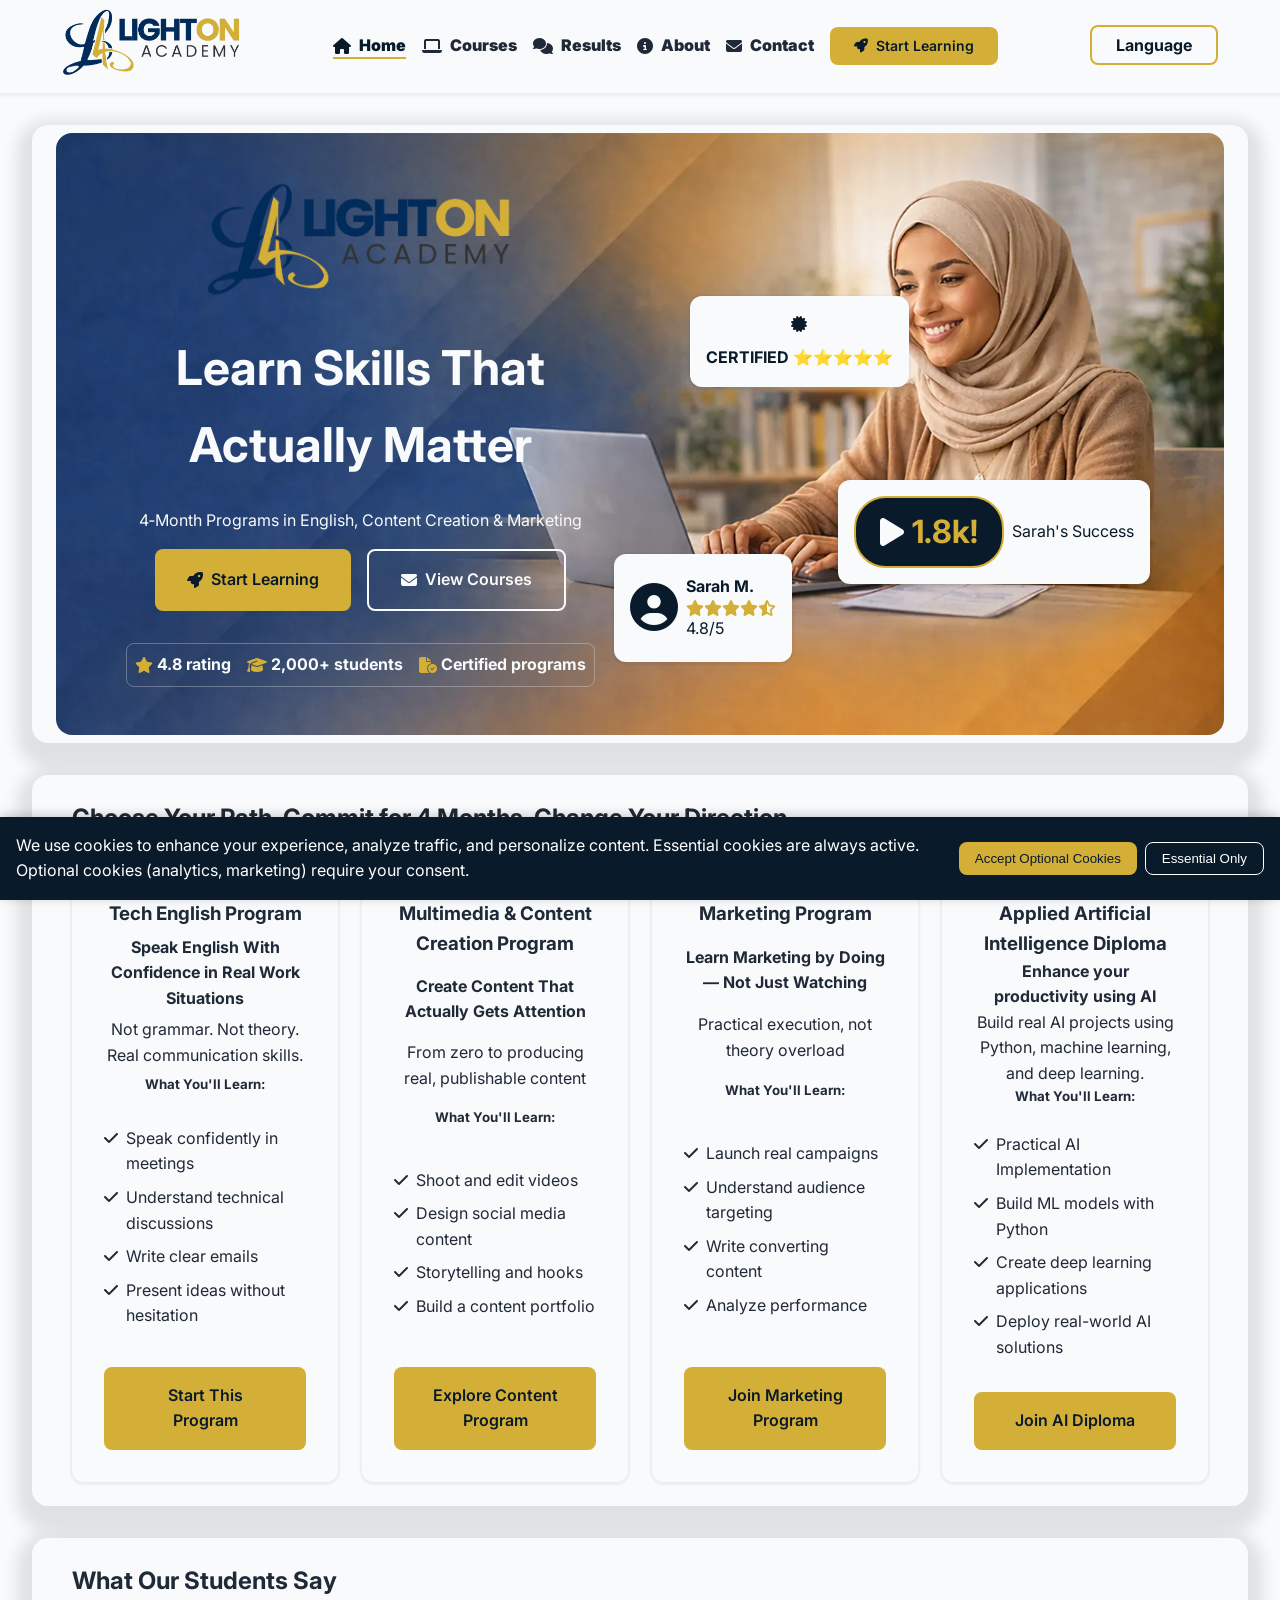
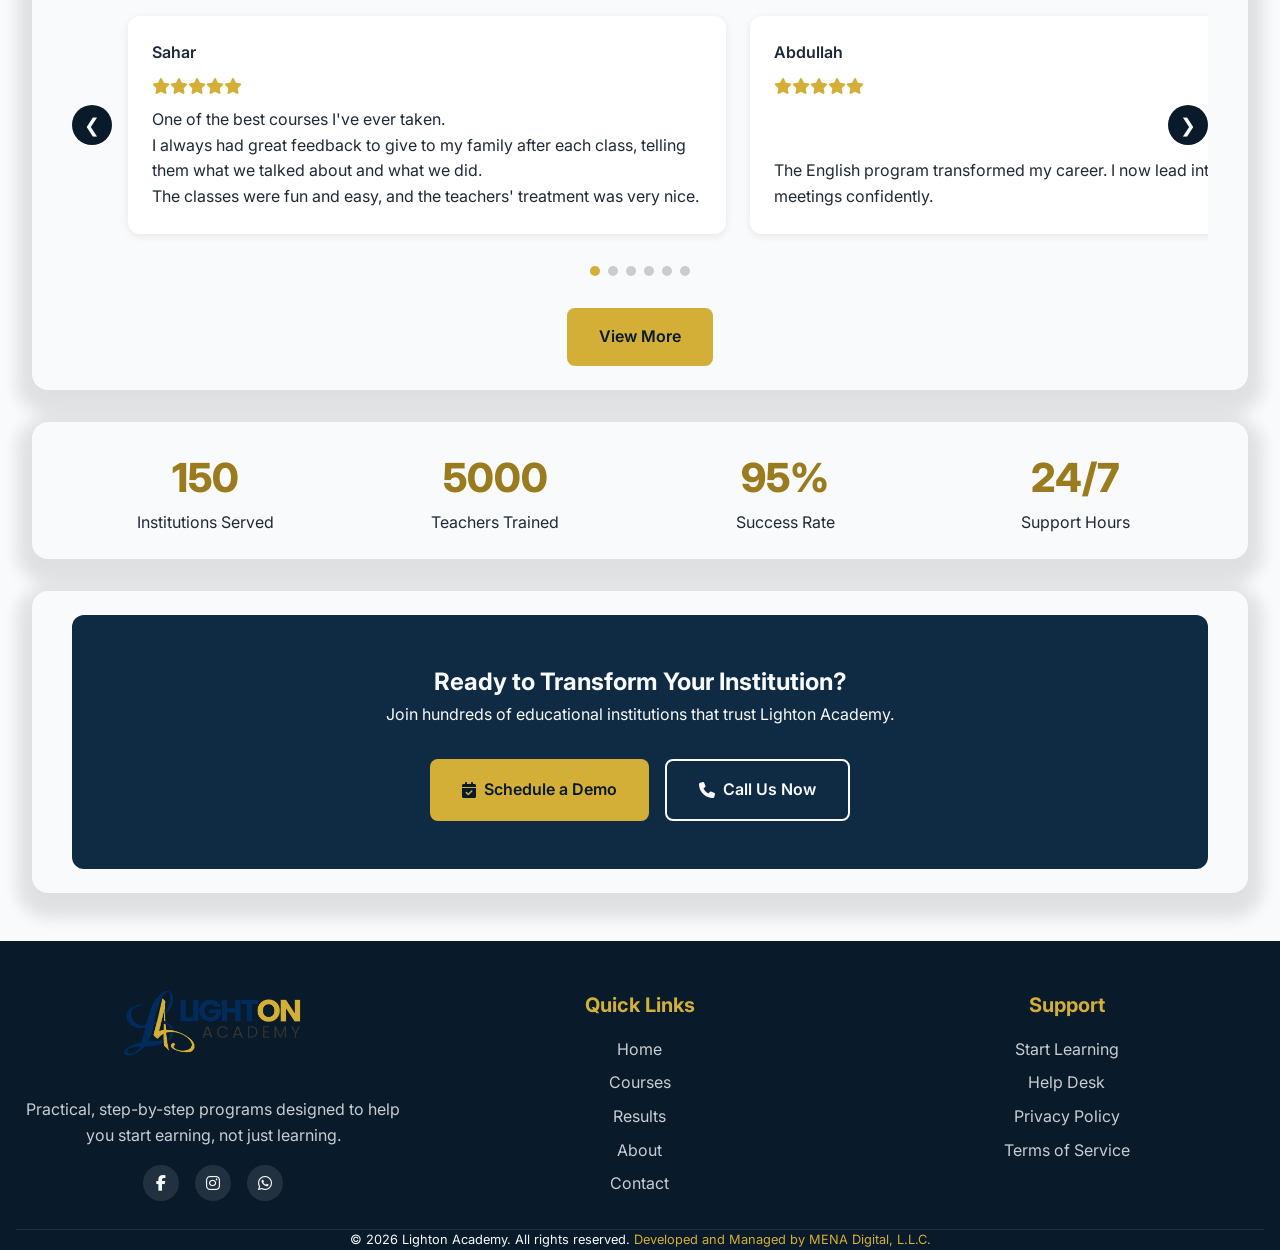
<file: index.html>
<!DOCTYPE html>
<html lang="en" dir="ltr">

<head>
    <meta charset="UTF-8">
    <meta name="viewport" content="width=device-width, initial-scale=1.0, viewport-fit=cover">
    <title>Lighton Academy | Home</title>
    <link rel="icon" href="assets/img/logo.png" type="image/png">
    <meta property="og:image" content="assets/img/logo.png">
    <link rel="preconnect" href="https://fonts.googleapis.com">
    <link rel="preconnect" href="https://fonts.gstatic.com" crossorigin>
    <link rel="preload" href="assets/img/hero-bg.webp" as="image">
    <link rel="stylesheet" href="assets/css/main.css">
    <link href="https://fonts.googleapis.com/css2?family=Inter:wght@300;400;500;600;700&display=swap" rel="stylesheet">
    <link rel="preconnect" href="https://cdnjs.cloudflare.com">
    <link rel="stylesheet" href="https://cdnjs.cloudflare.com/ajax/libs/font-awesome/6.5.1/css/all.min.css"
        media="print" onload="this.media='all'">
    <noscript>
        <link rel="stylesheet" href="https://cdnjs.cloudflare.com/ajax/libs/font-awesome/6.5.1/css/all.min.css">
    </noscript>
    <script src="assets/js/cookie-consent.js" defer></script>

    <!-- Basic SEO -->
    <meta name="description"
        content="4-Month Programs in English, Content Creation & Marketing. Practical, step-by-step programs designed to help you start earning, not just learning.">

    <!-- Open Graph (Facebook, LinkedIn, Pinterest) -->
    <meta property="og:title" content="Lighton Academy | Learn Skills That Actually Matter" />
    <meta property="og:description"
        content="4-Month Programs in English, Content Creation & Marketing. Practical programs designed by industry experts to help you start earning, not just learning." />
    <meta property="og:type" content="website" />
    <meta property="og:url" content="https://lighton-academy.pages.dev/" />
    <meta property="og:image" content="https://lighton-academy.pages.dev/assets/img/logo.jpeg" />
    <meta property="og:image:width" content="1200" />
    <meta property="og:image:height" content="630" />
    <meta property="og:locale" content="en_US" />
    <meta property="og:locale:alternate" content="ar_SA" />

    <!-- Twitter Card (Twitter/X) -->
    <meta name="twitter:card" content="summary_large_image" />
    <meta name="twitter:title" content="Lighton Academy | Learn Skills That Actually Matter" />
    <meta name="twitter:description"
        content="4-Month Programs in English, Content Creation & Marketing. Practical programs designed to help you start earning." />
    <meta name="twitter:image" content="https://lighton-academy.pages.dev/assets/img/logo.jpeg" />
    <meta name="twitter:site" content="@LightonAcad" />
</head>

<body>
    <div id="nav-placeholder"></div>

    <main id="main-content">

        <!-- ===== HERO SECTION ===== -->
        <section class="hero">
            <div class="container">
                <div class="hero-content">
                    <div class="hero-text">
                        <img class="brand-tag" src="assets/img/logo.png" alt="Lighton logo" width="180" height="40">
                        <h1 class="hero-title" data-i18n="home_title">Learn Skills That Actually Matter</h1>
                        <p class="hero-description" data-i18n="home_desc">
                            4‑Month Programs in English, Content Creation & Marketing<br>
                            <span class="arabic-hero" data-i18n="home_arabic">مهارات حقيقية لسوق العمل</span>
                        </p>
                        <div class="hero-actions">
                            <a href="placement-test.html" class="btn btn-primary"><i class="fas fa-rocket"></i> <span
                                    data-i18n="start_learning">Start Learning</span></a>
                            <a href="courses.html" class="btn btn-outline"><i class="fas fa-envelope"></i> <span
                                    data-i18n="view_courses">View Courses</span></a>
                        </div>
                        <div class="trust-line">
                            <span class="line"><i class="fas fa-star"></i><strong data-i18n="rating">4.8
                                    rating</strong></span>
                            <span class="line"><i class="fas fa-graduation-cap"></i><strong data-i18n="students">2,000+
                                    students</strong></span>
                            <span class="line"><i class="fas fa-file-circle-check"></i><strong
                                    data-i18n="certified">Certified programs</strong></span>
                        </div>
                    </div>
                    <div class="hero-visual">
                        <div class="hero-graphic">
                            <div class="graphic-element element-1">
                                <div class="certified-badge">
                                    <i class="fas fa-certificate graphic-icon"></i>
                                </div>
                                <div class="graphic-label">
                                    <strong data-i18n="certified_badge">CERTIFIED</strong>
                                    <span>⭐⭐⭐⭐⭐</span>
                                </div>
                            </div>
                            <div class="graphic-element element-2">
                                <div class="profile-icon">
                                    <i class="fas fa-user-circle graphic-icon"></i>
                                </div>
                                <div class="graphic-label profile-label">
                                    <strong>Sarah M.</strong>
                                    <div class="star-rating">
                                        <i class="fas fa-star"></i>
                                        <i class="fas fa-star"></i>
                                        <i class="fas fa-star"></i>
                                        <i class="fas fa-star"></i>
                                        <i class="fas fa-star-half-alt"></i>
                                    </div>
                                    <span>4.8/5</span>
                                </div>
                            </div>
                            <div class="graphic-element element-3">
                                <div class="play-icon">
                                    <i class="fas fa-play graphic-icon"></i>
                                    <strong>1.8k!</strong>
                                </div>
                                <div class="graphic-label">
                                    <span data-i18n="sarah_success">Sarah's Success</span>
                                </div>
                            </div>
                        </div>
                    </div>
                </div>
            </div>
        </section>

        <!-- ===== SERVICE PREVIEW CARDS ===== -->
        <section class="section">
            <div class="container">
                <div class="section-header">
                    <h2 class="section-title" data-i18n="choose_path">Choose Your Path. Commit for 4 Months. Change Your
                        Direction.</h2>
                    <p class="section-description" data-i18n="start_with">Start With What Matters Most</p>
                </div>
                <div class="grid grid-4">
                    <div class="service-preview-card">
                        <h3 class="service-title" data-i18n="tech_english_title">Tech English Program</h3>
                        <h4 class="service-subtitle" data-i18n="tech_english_sub">Speak English With Confidence in Real
                            Work Situations</h4>
                        <p data-i18n="tech_english_desc">Not grammar. Not theory. Real communication skills.</p>
                        <h5 data-i18n="what_you_learn">What You'll Learn:</h5>
                        <ul class="service-features">
                            <li><i class="fas fa-check"></i> <span data-i18n="tech_feat1">Speak confidently in
                                    meetings</span></li>
                            <li><i class="fas fa-check"></i> <span data-i18n="tech_feat2">Understand technical
                                    discussions</span></li>
                            <li><i class="fas fa-check"></i> <span data-i18n="tech_feat3">Write clear emails</span></li>
                            <li><i class="fas fa-check"></i> <span data-i18n="tech_feat4">Present ideas without
                                    hesitation</span></li>
                        </ul>
                        <a href="courses.html" class="btn btn-primary" data-i18n="start_this_program">Start This
                            Program</a>
                    </div>
                    <div class="service-preview-card">
                        <h3 class="service-title" data-i18n="multimedia_title">Multimedia & Content Creation Program
                        </h3>
                        <h4 class="service-subtitle" data-i18n="multimedia_sub">Create Content That Actually Gets
                            Attention</h4>
                        <p data-i18n="multimedia_desc">From zero to producing real, publishable content</p>
                        <h5 data-i18n="what_you_learn">What You'll Learn:</h5>
                        <ul class="service-features">
                            <li><i class="fas fa-check"></i> <span data-i18n="media_feat1">Shoot and edit videos</span>
                            </li>
                            <li><i class="fas fa-check"></i> <span data-i18n="media_feat2">Design social media
                                    content</span></li>
                            <li><i class="fas fa-check"></i> <span data-i18n="media_feat3">Storytelling and hooks</span>
                            </li>
                            <li><i class="fas fa-check"></i> <span data-i18n="media_feat4">Build a content
                                    portfolio</span></li>
                        </ul>
                        <a href="courses.html" class="btn btn-primary" data-i18n="explore_content">Explore Content
                            Program</a>
                    </div>
                    <div class="service-preview-card">
                        <h3 class="service-title" data-i18n="marketing_title">Marketing Program</h3>
                        <h4 class="service-subtitle" data-i18n="marketing_sub">Learn Marketing by Doing — Not Just
                            Watching</h4>
                        <p data-i18n="marketing_desc">Practical execution, not theory overload</p>
                        <h5 data-i18n="what_you_learn">What You'll Learn:</h5>
                        <ul class="service-features">
                            <li><i class="fas fa-check"></i> <span data-i18n="mark_feat1">Launch real campaigns</span>
                            </li>
                            <li><i class="fas fa-check"></i> <span data-i18n="mark_feat2">Understand audience
                                    targeting</span></li>
                            <li><i class="fas fa-check"></i> <span data-i18n="mark_feat3">Write converting
                                    content</span></li>
                            <li><i class="fas fa-check"></i> <span data-i18n="mark_feat4">Analyze performance</span>
                            </li>
                        </ul>
                        <a href="courses.html" class="btn btn-primary" data-i18n="join_marketing">Join Marketing
                            Program</a>
                    </div>
                    <div class="service-preview-card">
                        <h3 class="service-title" data-i18n="ai_diploma_title">Applied Artificial Intelligence Diploma
                        </h3>
                        <h4 class="service-subtitle" data-i18n="ai_diploma_sub">Transform Data Into Smart Solutions</h4>
                        <p data-i18n="ai_diploma_desc">Build real AI projects using Python, machine learning, and deep
                            learning</p>
                        <h5 data-i18n="what_you_learn">What You'll Learn:</h5>
                        <ul class="service-features">
                            <li><i class="fas fa-check"></i> <span data-i18n="ai_diploma_feat1">Practical AI
                                    implementation</span></li>
                            <li><i class="fas fa-check"></i> <span data-i18n="ai_diploma_feat2">Build ML models
                                    with Python</span></li>
                            <li><i class="fas fa-check"></i> <span data-i18n="ai_diploma_feat3">Create deep learning
                                    applications</span></li>
                            <li><i class="fas fa-check"></i> <span data-i18n="ai_diploma_feat4">Deploy real-world
                                    AI solutions</span></li>
                        </ul>
                        <a href="courses.html" class="btn btn-primary" data-i18n="join_ai_diploma">Join AI Diploma</a>
                    </div>
                </div>
            </div>
        </section>

        <!-- ===== TESTIMONIALS ===== -->
        <!-- ===== TESTIMONIALS CAROUSEL ===== -->
        <section class="section testimonials-carousel" id="testimonialCarousel">
            <div class="container">
                <div class="section-header">
                    <h2 class="section-title" data-i18n="what_our_students_say">What Our Students Say</h2>
                </div>
                <div class="carousel-container">
                    <button class="carousel-btn prev">❮</button>
                    <div class="carousel-track"></div>
                    <button class="carousel-btn next">❯</button>
                </div>
                <div class="carousel-indicators"></div>
                <div class="feature-actions" style="text-align:center; margin-top:2rem;">
                    <a href="results.html" class="btn btn-primary" data-i18n="view_more_results">View More</a>
                </div>
            </div>
        </section>
        <!-- ===== STATS ===== -->
        <section class="section">
            <div class="container">
                <div class="grid grid-4">
                    <div class="stat-item">
                        <div class="stat-number">150</div>
                        <div class="stat-label" data-i18n="institutions_served">Institutions Served</div>
                    </div>
                    <div class="stat-item">
                        <div class="stat-number">5000</div>
                        <div class="stat-label" data-i18n="teachers_trained">Teachers Trained</div>
                    </div>
                    <div class="stat-item">
                        <div class="stat-number">95%</div>
                        <div class="stat-label" data-i18n="success_rate">Success Rate</div>
                    </div>
                    <div class="stat-item">
                        <div class="stat-number">24/7</div>
                        <div class="stat-label" data-i18n="support_hours">Support Hours</div>
                    </div>
                </div>
            </div>
        </section>

        <!-- ===== CTA ===== -->
        <section class="section">
            <div class="container">
                <div class="cta-container">
                    <h2 class="cta-title" data-i18n="cta_title">Ready to Transform Your Institution?</h2>
                    <p class="cta-description" data-i18n="cta_desc">Join hundreds of educational institutions that trust
                        Lighton Academy.</p>
                    <div class="cta-actions">
                        <a href="contact.html" class="btn btn-primary btn-large"><i class="fas fa-calendar-check"></i>
                            <span data-i18n="schedule_demo">Schedule a Demo</span></a>
                        <a href="tel:+1234567890" class="btn btn-outline btn-large"><i class="fas fa-phone"></i> <span
                                data-i18n="call_us">Call Us Now</span></a>
                    </div>
                </div>
            </div>
        </section>

    </main>

    <div id="footer-placeholder"></div>
    <script src="assets/js/i18n.js"></script> <!-- loads first -->
    <script src="assets/js/load-components.js"></script> <!-- loads after -->
    <script src="assets/js/cardloader.js"></script>
</body>

</html>

</html>
</file>
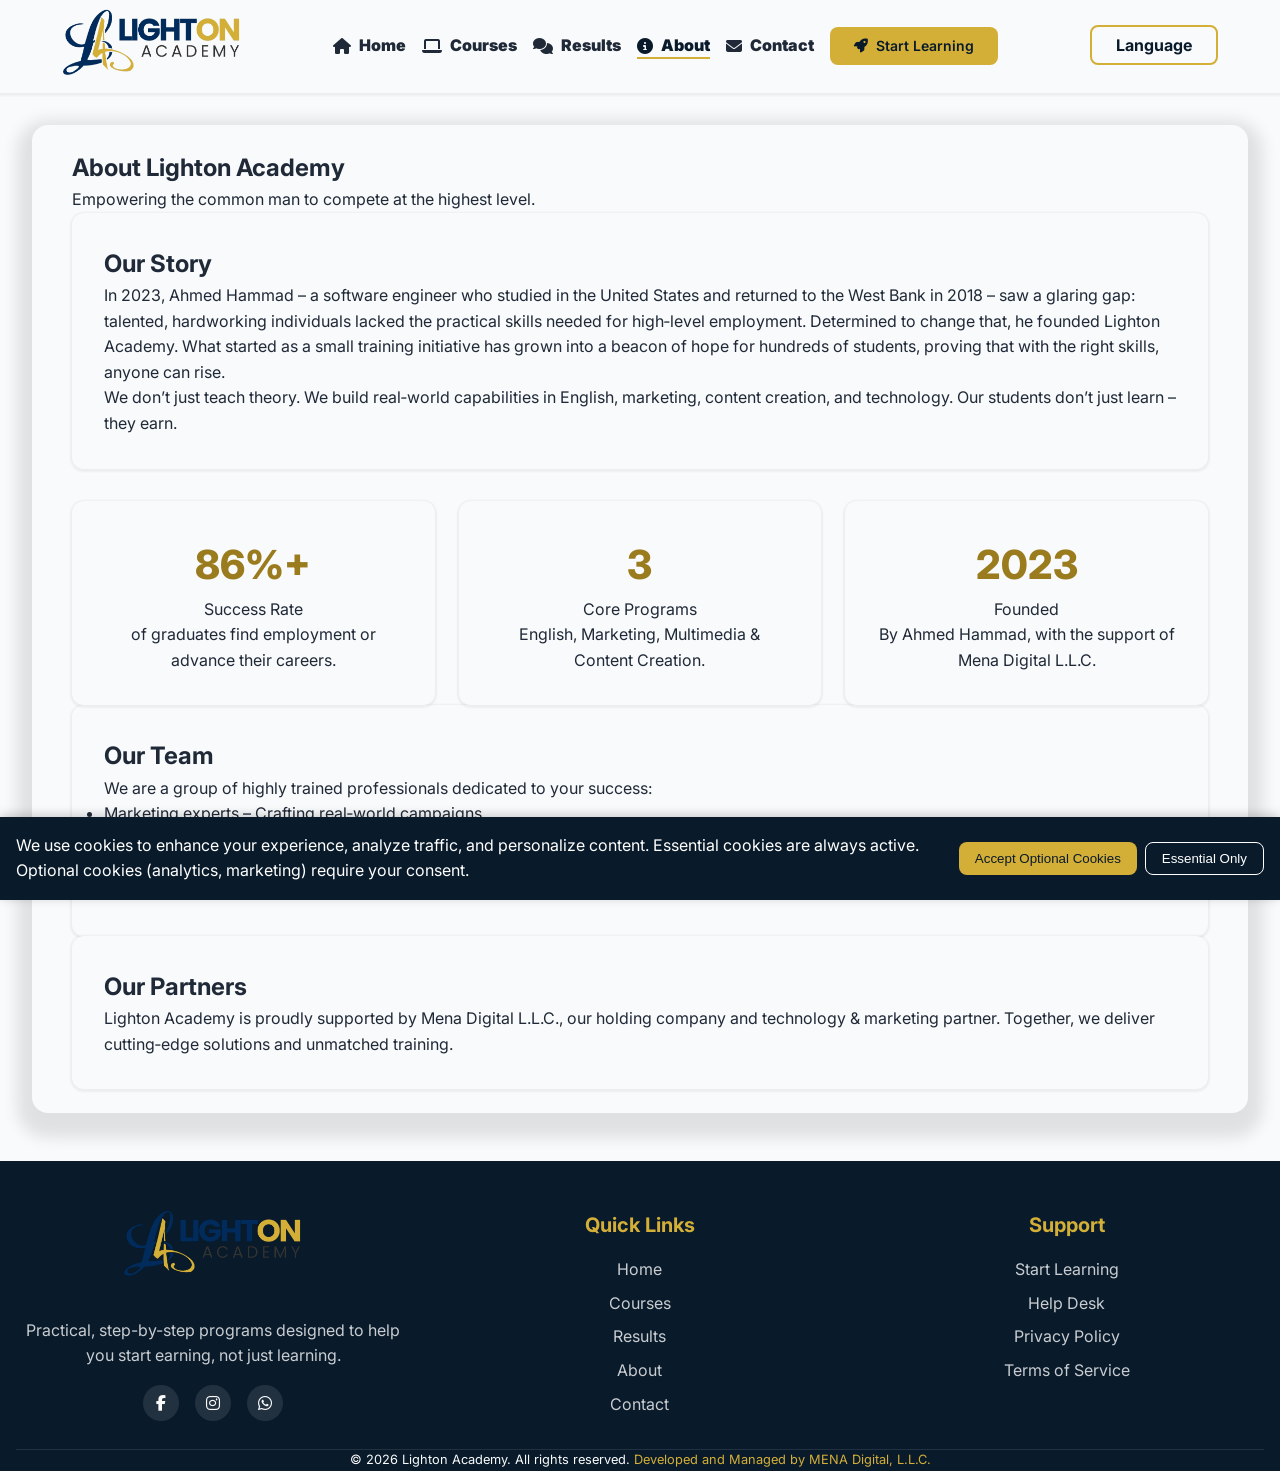
<file: about.html>
<!DOCTYPE html>
<html lang="en" dir="ltr">

<head>
    <meta charset="UTF-8">
    <meta name="viewport" content="width=device-width, initial-scale=1.0, viewport-fit=cover">
    <title>Lighton Academy | About Us</title>
    <link rel="icon" href="assets/img/logo.png" type="image/png">
    <meta property="og:image" content="assets/img/logo.png">
    <link rel="preconnect" href="https://fonts.googleapis.com">
    <link rel="preconnect" href="https://fonts.gstatic.com" crossorigin>
    <link rel="stylesheet" href="assets/css/main.css">
    <link href="https://fonts.googleapis.com/css2?family=Inter:wght@300;400;500;600;700&display=swap" rel="stylesheet">
    <link rel="preconnect" href="https://cdnjs.cloudflare.com">
    <link rel="stylesheet" href="https://cdnjs.cloudflare.com/ajax/libs/font-awesome/6.5.1/css/all.min.css"
        media="print" onload="this.media='all'">
    <noscript>
        <link rel="stylesheet" href="https://cdnjs.cloudflare.com/ajax/libs/font-awesome/6.5.1/css/all.min.css">
    </noscript>
    <script src="assets/js/cookie-consent.js" defer></script>

    <!-- Basic SEO -->
    <meta name="description"
        content="4-Month Programs in English, Content Creation & Marketing. Practical, step-by-step programs designed to help you start earning, not just learning.">

    <!-- Open Graph (Facebook, LinkedIn, Pinterest) -->
    <meta property="og:title" content="Lighton Academy | Learn Skills That Actually Matter" />
    <meta property="og:description"
        content="4-Month Programs in English, Content Creation & Marketing. Practical programs designed by industry experts to help you start earning, not just learning." />
    <meta property="og:type" content="website" />
    <meta property="og:url" content="https://lighton-academy.pages.dev/about.html" />
    <meta property="og:image" content="https://lighton-academy.pages.dev/assets/img/logo.jpeg" />
    <meta property="og:image:width" content="1200" />
    <meta property="og:image:height" content="630" />
    <meta property="og:locale" content="en_US" />
    <meta property="og:locale:alternate" content="ar_SA" />

    <!-- Twitter Card (Twitter/X) -->
    <meta name="twitter:card" content="summary_large_image" />
    <meta name="twitter:title" content="Lighton Academy | Learn Skills That Actually Matter" />
    <meta name="twitter:description"
        content="4-Month Programs in English, Content Creation & Marketing. Practical programs designed to help you start earning." />
    <meta name="twitter:image" content="https://lighton-academy.pages.dev/assets/img/logo.jpeg" />
    <meta name="twitter:site" content="@LightonAcad" />
</head>

<body>
    <div id="nav-placeholder"></div>

    <main>

        <section class="section">
            <div class="container">
                <div class="section-header">
                    <h1 class="section-title" data-i18n="about_title">About Lighton Academy</h1>
                    <p class="section-description" data-i18n="about_sub">Empowering the common man to compete at the
                        highest level.</p>
                </div>
                <div class="card">
                    <h2 data-i18n="our_story">Our Story</h2>
                    <p data-i18n="story_text">In 2023, Ahmed Hammad – a software engineer who studied in the United
                        States and returned to the West Bank in 2018 – saw a glaring gap: talented, hardworking
                        individuals lacked the practical skills needed for high‑level employment. Determined to change
                        that, he founded Lighton Academy. What started as a small training initiative has grown into a
                        beacon of hope for hundreds of students, proving that with the right skills, anyone can rise.
                    </p>
                    <p data-i18n="story_text2">We don’t just teach theory. We build real‑world capabilities in English,
                        marketing, content creation, and technology. Our students don’t just learn – they earn.</p>
                </div>
                <div class="grid grid-3" style="margin-top: 2rem;">
                    <div class="card text-center">
                        <div class="stat-number">86%+</div>
                        <div class="stat-label" data-i18n="success_rate_label">Success Rate</div>
                        <p data-i18n="success_rate_desc">of graduates find employment or advance their careers.</p>
                    </div>
                    <div class="card text-center">
                        <div class="stat-number">3</div>
                        <div class="stat-label" data-i18n="core_programs_label">Core Programs</div>
                        <p data-i18n="core_programs_desc">English, Marketing, Multimedia & Content Creation.</p>
                    </div>
                    <div class="card text-center">
                        <div class="stat-number">2023</div>
                        <div class="stat-label" data-i18n="founded_label">Founded</div>
                        <p data-i18n="founded_desc">By Ahmed Hammad, with the support of Mena Digital L.L.C.</p>
                    </div>
                </div>
                <div class="card">
                    <h2 data-i18n="our_team">Our Team</h2>
                    <p data-i18n="team_intro">We are a group of highly trained professionals dedicated to your success:
                    </p>
                    <ul>
                        <li data-i18n="team_marketing"><strong>Marketing experts</strong> – Crafting real‑world
                            campaigns.</li>
                        <li data-i18n="team_teachers"><strong>Teachers & Academic Advisors</strong> – Guiding your
                            learning journey.</li>
                        <li data-i18n="team_cs"><strong>Customer Service</strong> – Always ready to assist.</li>
                        <li data-i18n="team_management"><strong>Management</strong> – Ensuring quality and innovation.
                        </li>
                    </ul>
                </div>
                <div class="card">
                    <h2 data-i18n="our_partners">Our Partners</h2>
                    <p data-i18n="partners_text">Lighton Academy is proudly supported by <strong>Mena Digital
                            L.L.C.</strong>, our holding company and technology & marketing partner. Together, we
                        deliver cutting‑edge solutions and unmatched training.</p>
                </div>
            </div>
        </section>

    </main>

    <div id="footer-placeholder"></div>

    <script src="assets/js/i18n.js"></script> <!-- loads first -->
    <script src="assets/js/load-components.js"></script> <!-- loads after -->
</body>

</html>
</file>
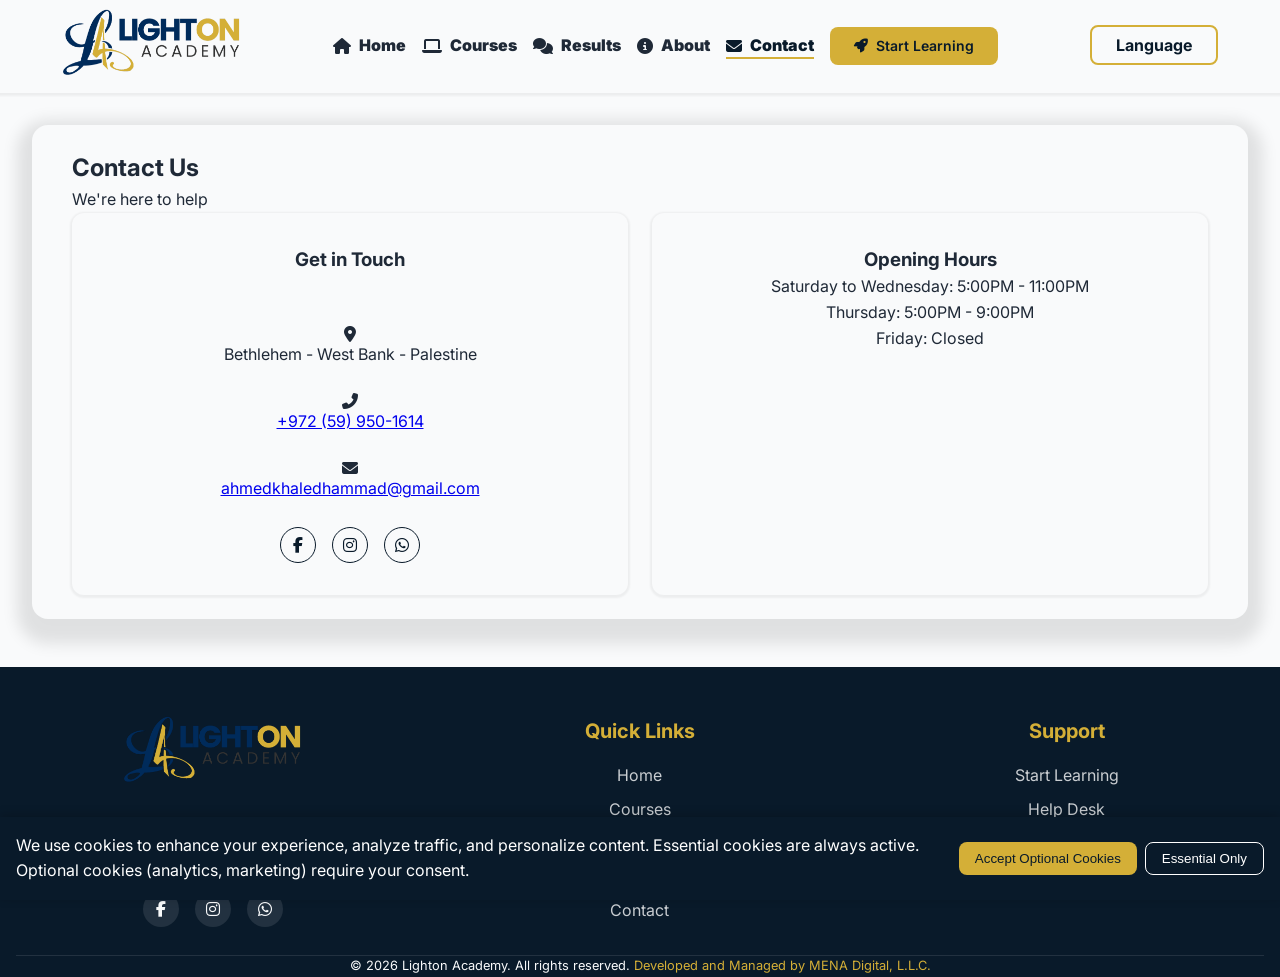
<file: contact.html>
<!DOCTYPE html>
<html lang="en" dir="ltr">

<head>
    <meta charset="UTF-8">
    <meta name="viewport" content="width=device-width, initial-scale=1.0, viewport-fit=cover">
    <title>Lighton Academy | Contact Us</title>
    <link rel="icon" href="assets/img/logo.png" type="image/png">
    <meta property="og:image" content="assets/img/logo.png">
    <link rel="preconnect" href="https://fonts.googleapis.com">
    <link rel="preconnect" href="https://fonts.gstatic.com" crossorigin>
    <link rel="stylesheet" href="assets/css/main.css">
    <link href="https://fonts.googleapis.com/css2?family=Inter:wght@300;400;500;600;700&display=swap" rel="stylesheet">
    <link rel="preconnect" href="https://cdnjs.cloudflare.com">
    <link rel="stylesheet" href="https://cdnjs.cloudflare.com/ajax/libs/font-awesome/6.5.1/css/all.min.css"
        media="print" onload="this.media='all'">
    <noscript>
        <link rel="stylesheet" href="https://cdnjs.cloudflare.com/ajax/libs/font-awesome/6.5.1/css/all.min.css">
    </noscript>
    <script src="assets/js/cookie-consent.js" defer></script>

    <!-- Basic SEO -->
    <meta name="description"
        content="4-Month Programs in English, Content Creation & Marketing. Practical, step-by-step programs designed to help you start earning, not just learning.">

    <!-- Open Graph (Facebook, LinkedIn, Pinterest) -->
    <meta property="og:title" content="Lighton Academy | Learn Skills That Actually Matter" />
    <meta property="og:description"
        content="4-Month Programs in English, Content Creation & Marketing. Practical programs designed by industry experts to help you start earning, not just learning." />
    <meta property="og:type" content="website" />
    <meta property="og:url" content="https://lighton-academy.pages.dev/contact.html" />
    <meta property="og:image" content="https://lighton-academy.pages.dev/assets/img/logo.jpeg" />
    <meta property="og:image:width" content="1200" />
    <meta property="og:image:height" content="630" />
    <meta property="og:locale" content="en_US" />
    <meta property="og:locale:alternate" content="ar_SA" />

    <!-- Twitter Card (Twitter/X) -->
    <meta name="twitter:card" content="summary_large_image" />
    <meta name="twitter:title" content="Lighton Academy | Learn Skills That Actually Matter" />
    <meta name="twitter:description"
        content="4-Month Programs in English, Content Creation & Marketing. Practical programs designed to help you start earning." />
    <meta name="twitter:image" content="https://lighton-academy.pages.dev/assets/img/logo.jpeg" />
    <meta name="twitter:site" content="@LightonAcad" />
</head>

<body>

    <div id="nav-placeholder"></div>

    <main>

        <section class="section">
            <div class="container">
                <div class="section-header">
                    <h1 class="section-title" data-i18n="contact_title">Contact Us</h1>
                    <p data-i18n="contact_sub">We're here to help</p>
                </div>
                <div class="grid grid-2">
                    <div class="card">
                        <h3 data-i18n="get_in_touch" style="margin-bottom: 3.2rem;">Get in Touch</h3>
                        <div
                            style="display: flex; flex-direction: column; align-items: center; gap: 0rem; margin-bottom: 1.6rem;">
                            <i class="fas fa-map-marker-alt"></i>
                            <p data-i18n="address"> 123 Education Street, Digital City</p>
                        </div>
                        <div
                            style="display: flex; flex-direction: column; align-items: center; gap: 0rem; margin-bottom: 1.6rem; direction: ltr;">
                            <i class="fas fa-phone-alt"></i>
                            <p><a target="_blank" href="tel:+972599501614">+972 (59) 950-1614</a></p>
                        </div>
                        <div
                            style="display: flex; flex-direction: column; align-items: center; gap: 0rem; margin-bottom: 1.6rem;">
                            <i class="fas fa-envelope"></i>
                            <p><a target="_blank"
                                    href="mailto:ahmedkhaledhammad@gmail.com">ahmedkhaledhammad@gmail.com</a>
                            </p>
                        </div>
                        <div class="social-links" style="margin-top:1.6rem;">
                            <a target="_blank" href="https://www.facebook.com/Lighton.acad" class="social-link-onw"><i
                                    class="fab fa-facebook-f"></i></a>
                            <a target="_blank" href="https://www.instagram.com/lighton.acad" class="social-link-onw"><i
                                    class="fab fa-instagram"></i></a>
                            <a target="_blank" href="https://wa.me/+972599501614" class="social-link-onw"><i
                                    class="fab fa-whatsapp"></i></a>
                        </div>
                    </div>
                    <div class="card">
                        <h3 data-i18n="opening_hours">Opening Hours</h3>
                        <p data-i18n="opening_hours_desc_1">Monday – Friday: 9:00 AM – 6:00 PM</p>
                        <p data-i18n="opening_hours_desc_2">Saturday: 10:00 AM – 2:00 PM</p>
                        <p data-i18n="opening_hours_desc_3">Sunday: Closed</p>
                    </div>
                </div>
            </div>
        </section>
    </main>

    <div id="footer-placeholder"></div>

    <script src="assets/js/i18n.js"></script> <!-- loads first -->
    <script src="assets/js/load-components.js"></script> <!-- loads after -->
</body>

</html>
</file>
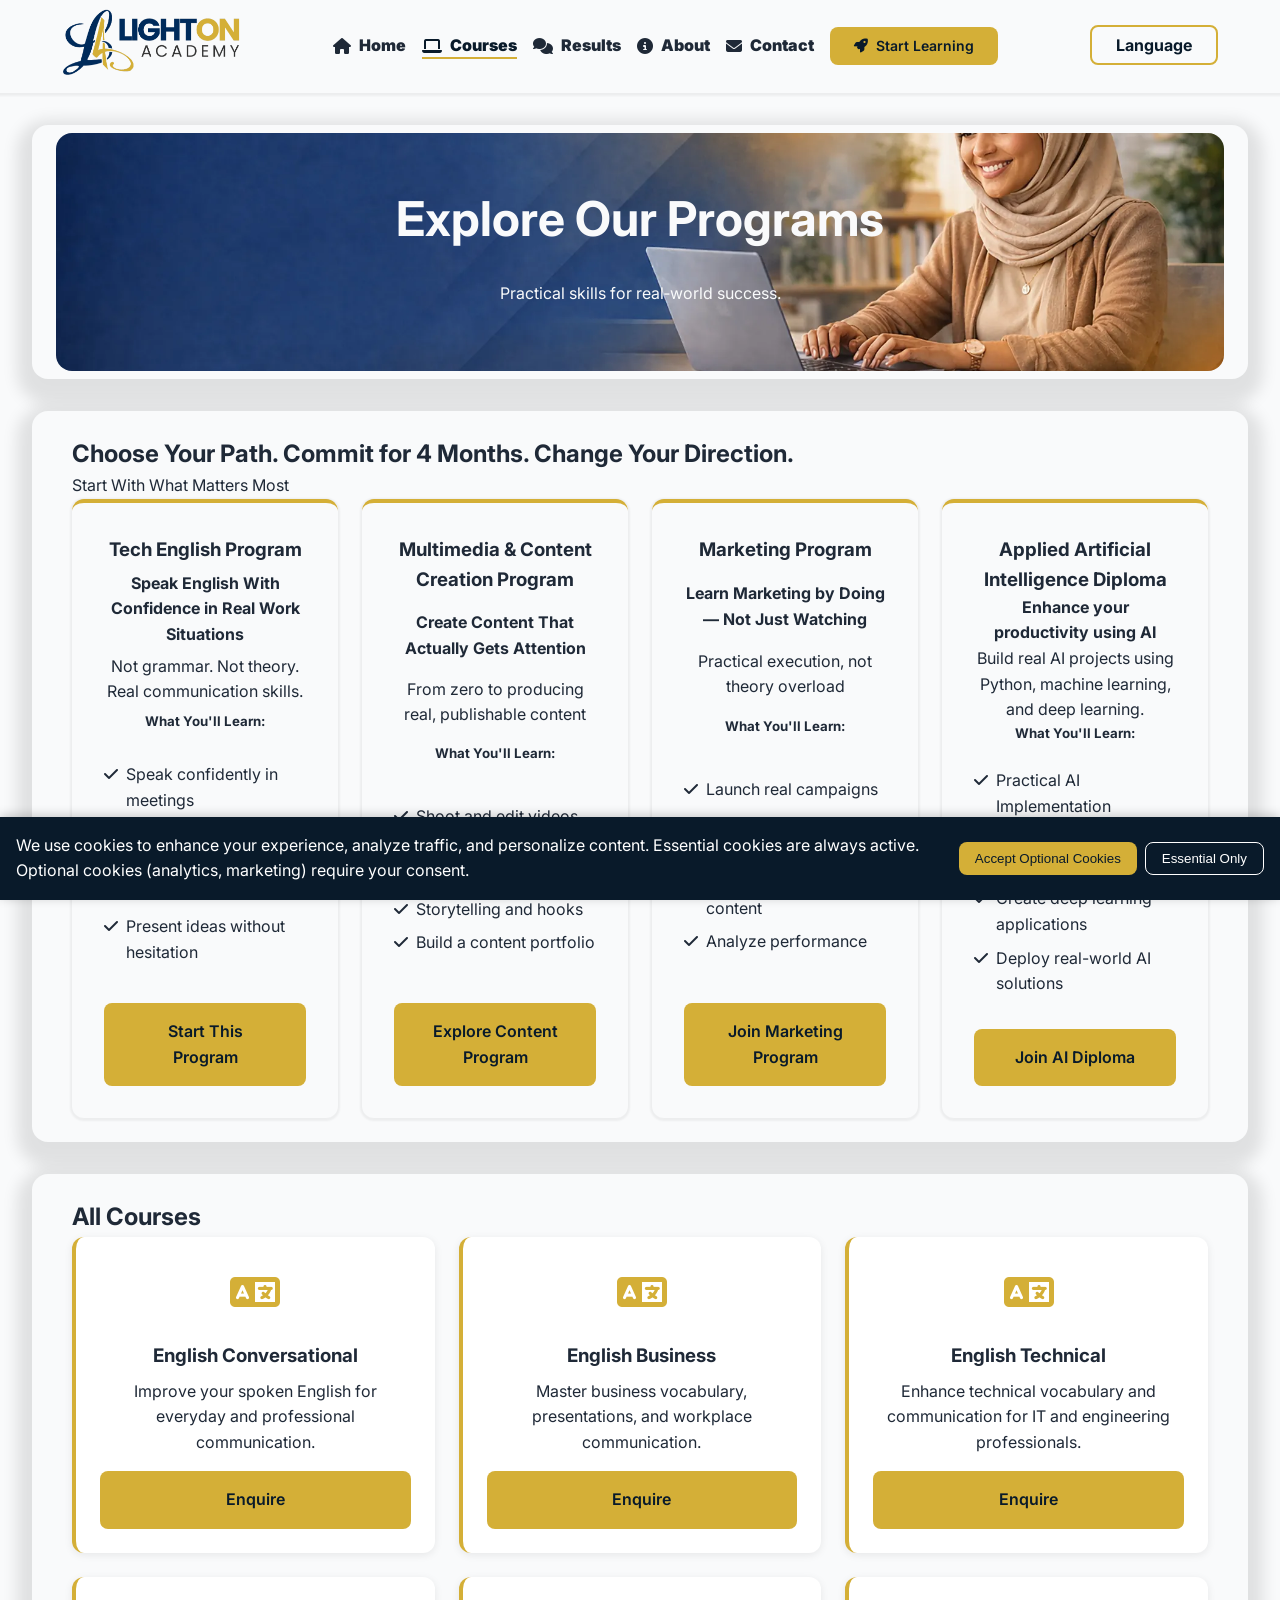
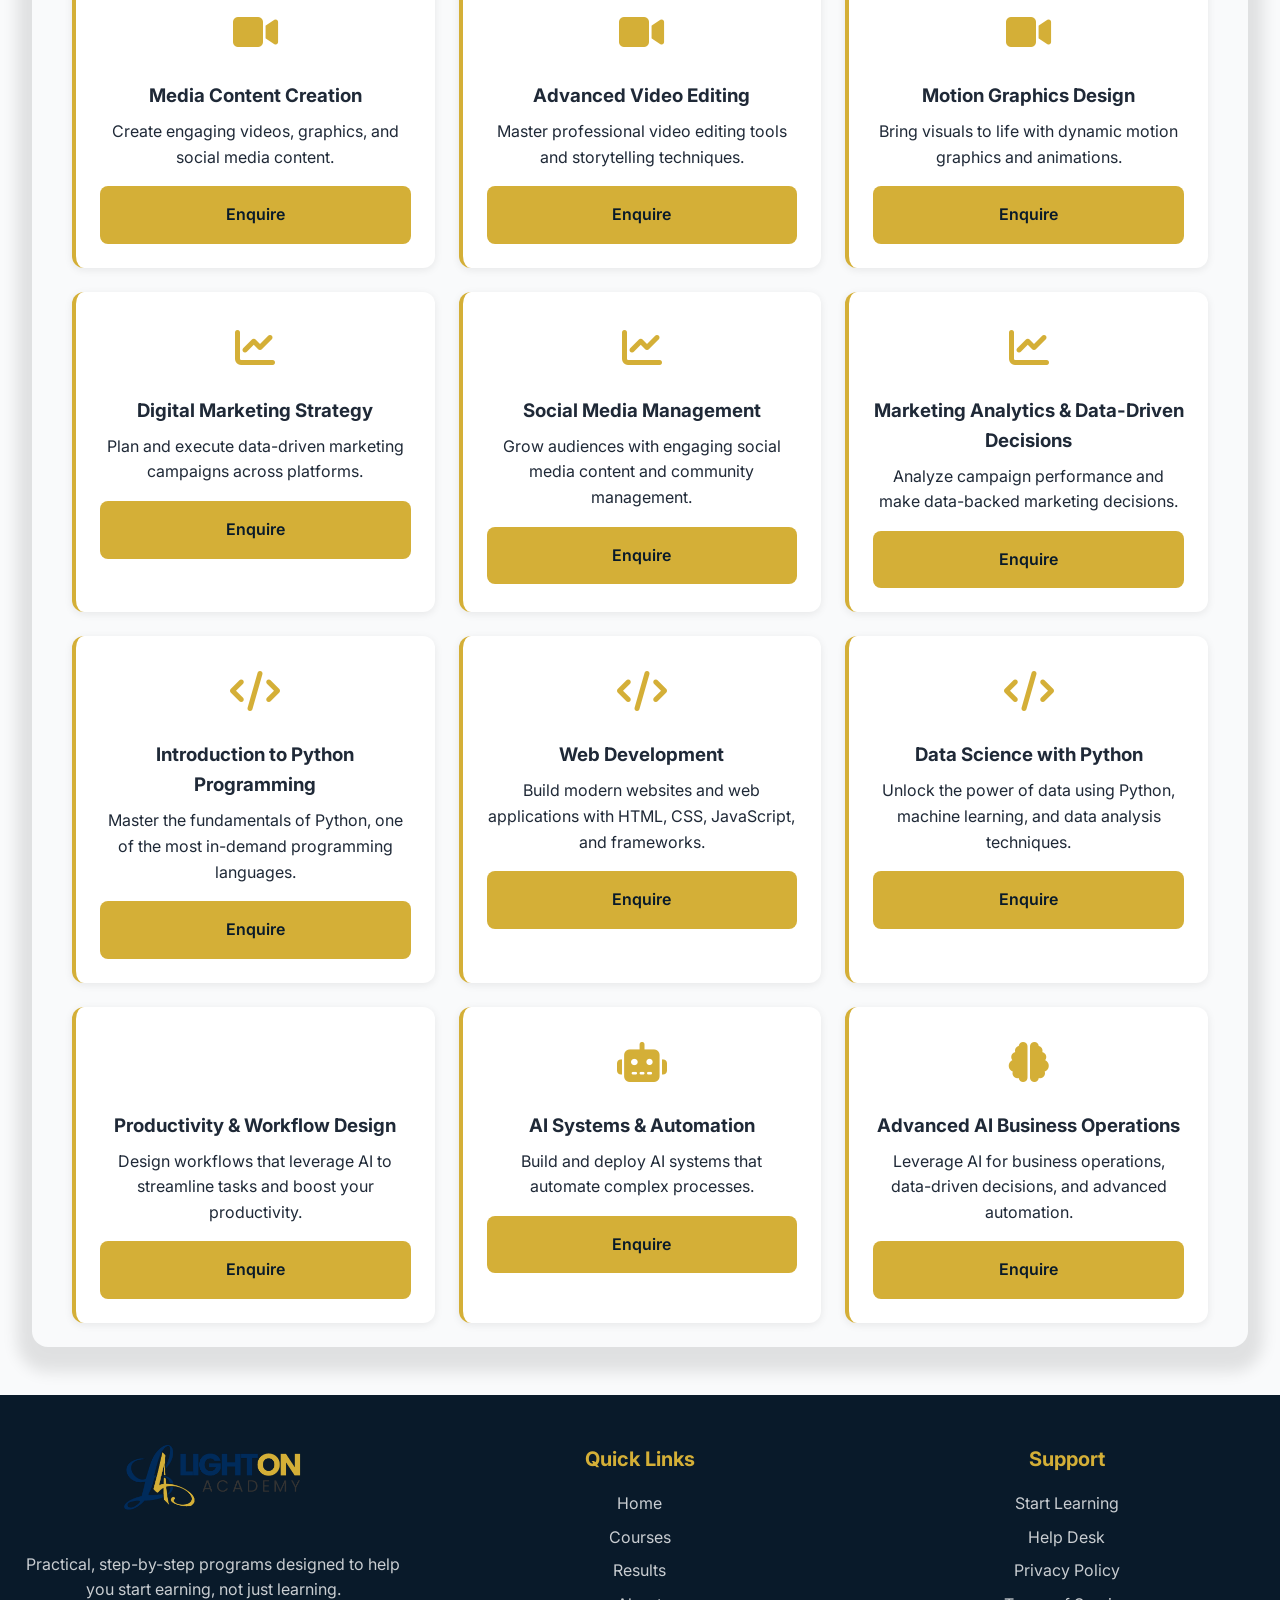
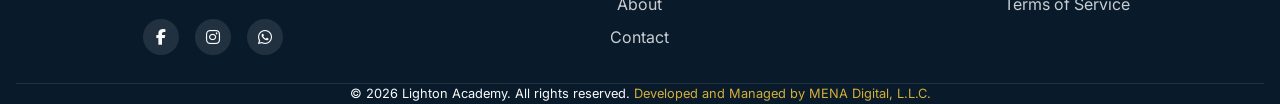
<file: courses.html>
<!DOCTYPE html>
<html lang="en" dir="ltr">

<head>
    <meta charset="UTF-8">
    <meta name="viewport" content="width=device-width, initial-scale=1.0, viewport-fit=cover">
    <title>Lighton Academy | Programs</title>
    <link rel="icon" href="assets/img/logo.png" type="image/png">
    <meta property="og:image" content="assets/img/logo.png">
    <link rel="preconnect" href="https://fonts.googleapis.com">
    <link rel="preconnect" href="https://fonts.gstatic.com" crossorigin>
    <link rel="stylesheet" href="assets/css/main.css">
    <link href="https://fonts.googleapis.com/css2?family=Inter:wght@300;400;500;600;700&display=swap" rel="stylesheet">
    <link rel="preconnect" href="https://cdnjs.cloudflare.com">
    <link rel="stylesheet" href="https://cdnjs.cloudflare.com/ajax/libs/font-awesome/6.5.1/css/all.min.css"
        media="print" onload="this.media='all'">
    <noscript>
        <link rel="stylesheet" href="https://cdnjs.cloudflare.com/ajax/libs/font-awesome/6.5.1/css/all.min.css">
    </noscript>
    <script src="assets/js/cookie-consent.js" defer></script>

    <!-- Basic SEO -->
    <meta name="description"
        content="4-Month Programs in English, Content Creation & Marketing. Practical, step-by-step programs designed to help you start earning, not just learning.">

    <!-- Open Graph (Facebook, LinkedIn, Pinterest) -->
    <meta property="og:title" content="Lighton Academy | Learn Skills That Actually Matter" />
    <meta property="og:description"
        content="4-Month Programs in English, Content Creation & Marketing. Practical programs designed by industry experts to help you start earning, not just learning." />
    <meta property="og:type" content="website" />
    <meta property="og:url" content="https://lighton-academy.pages.dev/courses.html" />
    <meta property="og:image" content="https://lighton-academy.pages.dev/assets/img/logo.jpeg" />
    <meta property="og:image:width" content="1200" />
    <meta property="og:image:height" content="630" />
    <meta property="og:locale" content="en_US" />
    <meta property="og:locale:alternate" content="ar_SA" />

    <!-- Twitter Card (Twitter/X) -->
    <meta name="twitter:card" content="summary_large_image" />
    <meta name="twitter:title" content="Lighton Academy | Learn Skills That Actually Matter" />
    <meta name="twitter:description"
        content="4-Month Programs in English, Content Creation & Marketing. Practical programs designed to help you start earning." />
    <meta name="twitter:image" content="https://lighton-academy.pages.dev/assets/img/logo.jpeg" />
    <meta name="twitter:site" content="@LightonAcad" />
</head>

<body>
    <div id="nav-placeholder"></div>
    <script src="assets/js/cookie-consent.js"></script>
    <main>
        <!-- Hero Section -->
        <section class="hero course-hero">
            <div class="container">
                <div class="hero-content" style="grid-template-columns: 1fr; text-align:center;">
                    <div class="hero-text">
                        <h1 class="hero-title" data-i18n="courses_hero_title">Explore Our Programs</h1>
                        <p class="hero-description" data-i18n="courses_hero_desc">Practical skills for real‑world
                            success.</p>
                    </div>
                </div>
            </div>
        </section>

        <section class="section">
            <div class="container">
                <div class="section-header">
                    <h2 class="section-title" data-i18n="choose_path">Choose Your Path. Commit for 4 Months. Change Your
                        Direction.</h2>
                    <p class="section-description" data-i18n="start_with">Start With What Matters Most</p>
                </div>
                <div class="grid grid-4">
                    <div class="service-preview-card">
                        <h3 class="service-title" data-i18n="tech_english_title">Tech English Program</h3>
                        <h4 class="service-subtitle" data-i18n="tech_english_sub">Speak English With Confidence in Real
                            Work Situations</h4>
                        <p data-i18n="tech_english_desc">Not grammar. Not theory. Real communication skills.</p>
                        <h5 data-i18n="what_you_learn">What You'll Learn:</h5>
                        <ul class="service-features">
                            <li><i class="fas fa-check"></i> <span data-i18n="tech_feat1">Speak confidently in
                                    meetings</span></li>
                            <li><i class="fas fa-check"></i> <span data-i18n="tech_feat2">Understand technical
                                    discussions</span></li>
                            <li><i class="fas fa-check"></i> <span data-i18n="tech_feat3">Write clear emails</span></li>
                            <li><i class="fas fa-check"></i> <span data-i18n="tech_feat4">Present ideas without
                                    hesitation</span></li>
                        </ul>
                        <a href="contact.html" class="btn btn-primary" data-i18n="start_this_program">Start This
                            Program</a>
                    </div>
                    <div class="service-preview-card">
                        <h3 class="service-title" data-i18n="multimedia_title">Multimedia & Content Creation Program
                        </h3>
                        <h4 class="service-subtitle" data-i18n="multimedia_sub">Create Content That Actually Gets
                            Attention</h4>
                        <p data-i18n="multimedia_desc">From zero to producing real, publishable content</p>
                        <h5 data-i18n="what_you_learn">What You'll Learn:</h5>
                        <ul class="service-features">
                            <li><i class="fas fa-check"></i> <span data-i18n="media_feat1">Shoot and edit videos</span>
                            </li>
                            <li><i class="fas fa-check"></i> <span data-i18n="media_feat2">Design social media
                                    content</span></li>
                            <li><i class="fas fa-check"></i> <span data-i18n="media_feat3">Storytelling and hooks</span>
                            </li>
                            <li><i class="fas fa-check"></i> <span data-i18n="media_feat4">Build a content
                                    portfolio</span></li>
                        </ul>
                        <a href="contact.html" class="btn btn-primary" data-i18n="explore_content">Explore Content
                            Program</a>
                    </div>
                    <div class="service-preview-card">
                        <h3 class="service-title" data-i18n="marketing_title">Marketing Program</h3>
                        <h4 class="service-subtitle" data-i18n="marketing_sub">Learn Marketing by Doing — Not Just
                            Watching</h4>
                        <p data-i18n="marketing_desc">Practical execution, not theory overload</p>
                        <h5 data-i18n="what_you_learn">What You'll Learn:</h5>
                        <ul class="service-features">
                            <li><i class="fas fa-check"></i> <span data-i18n="mark_feat1">Launch real campaigns</span>
                            </li>
                            <li><i class="fas fa-check"></i> <span data-i18n="mark_feat2">Understand audience
                                    targeting</span></li>
                            <li><i class="fas fa-check"></i> <span data-i18n="mark_feat3">Write converting
                                    content</span></li>
                            <li><i class="fas fa-check"></i> <span data-i18n="mark_feat4">Analyze performance</span>
                            </li>
                        </ul>
                        <a href="contact.html" class="btn btn-primary" data-i18n="join_marketing">Join Marketing
                            Program</a>
                    </div>
                    <div class="service-preview-card">
                        <h3 class="service-title" data-i18n="ai_diploma_title">Applied Artificial Intelligence Diploma
                        </h3>
                        <h4 class="service-subtitle" data-i18n="ai_diploma_sub">Transform Data Into Smart Solutions</h4>
                        <p data-i18n="ai_diploma_desc">Build real AI projects using Python, machine learning, and deep
                            learning</p>
                        <h5 data-i18n="what_you_learn">What You'll Learn:</h5>
                        <ul class="service-features">
                            <li><i class="fas fa-check"></i> <span data-i18n="ai_diploma_feat1">Practical AI
                                    implementation</span></li>
                            <li><i class="fas fa-check"></i> <span data-i18n="ai_diploma_feat2">Build ML models
                                    with Python</span></li>
                            <li><i class="fas fa-check"></i> <span data-i18n="ai_diploma_feat3">Create deep learning
                                    applications</span></li>
                            <li><i class="fas fa-check"></i> <span data-i18n="ai_diploma_feat4">Deploy real-world
                                    AI solutions</span></li>
                        </ul>
                        <a href="contact.html" class="btn btn-primary" data-i18n="join_ai_diploma">Join AI Diploma</a>
                    </div>
                </div>
            </div>
        </section>
        <!-- Course Grid -->
        <section class="section">
            <div class="container">
                <div class="section-header">
                    <h2 class="section-title" data-i18n="all_courses_title">All Courses</h2>
                </div>
                <div class="grid grid-3" id="courseCards"></div>
            </div>
        </section>
    </main>
    <div id="footer-placeholder"></div>
    <script src="assets/js/i18n.js"></script>
    <script src="assets/js/load-components.js"></script>
    <script src="assets/js/cardloader.js"></script>
</body>

</html>
</file>
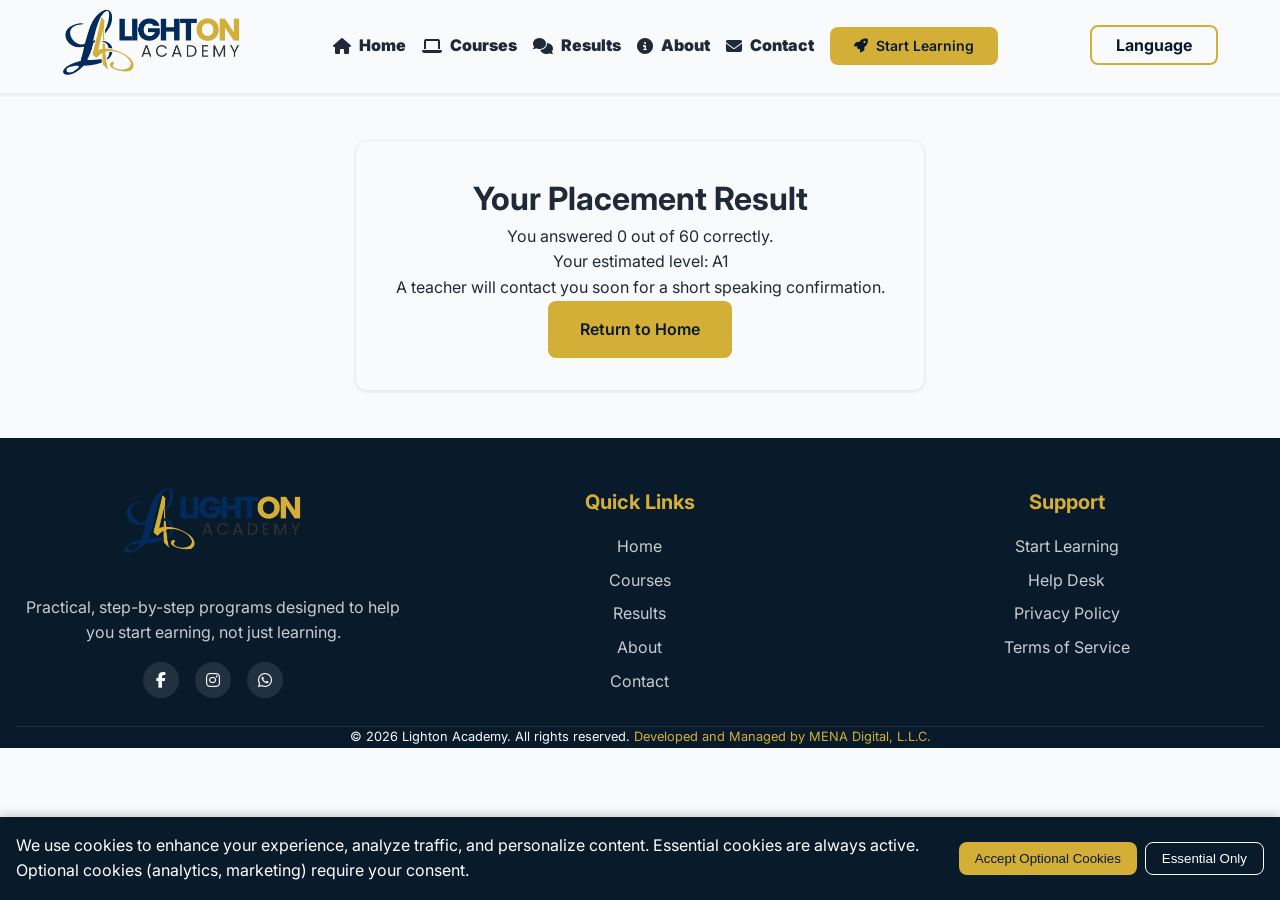
<file: placement-result.html>
<!DOCTYPE html>
<html lang="en" dir="ltr">

<head>
    <meta charset="UTF-8">
    <meta name="viewport" content="width=device-width, initial-scale=1.0">
    <title>Lighton Academy | Placement Results</title>
    <link rel="icon" href="assets/img/logo.png" type="image/png">
    <link rel="preconnect" href="https://fonts.googleapis.com">
    <link rel="preconnect" href="https://fonts.gstatic.com" crossorigin>
    <link rel="stylesheet" href="assets/css/main.css">
    <link href="https://fonts.googleapis.com/css2?family=Inter:wght@300;400;500;600;700&display=swap" rel="stylesheet">
    <link rel="preconnect" href="https://cdnjs.cloudflare.com">
    <link rel="stylesheet" href="https://cdnjs.cloudflare.com/ajax/libs/font-awesome/6.5.1/css/all.min.css"
        media="print" onload="this.media='all'">
    <noscript>
        <link rel="stylesheet" href="https://cdnjs.cloudflare.com/ajax/libs/font-awesome/6.5.1/css/all.min.css">
    </noscript>
    <script src="assets/js/cookie-consent.js" defer></script>

    <!-- Basic SEO -->
    <meta name="description"
        content="4-Month Programs in English, Content Creation & Marketing. Practical, step-by-step programs designed to help you start earning, not just learning.">

    <!-- Open Graph (Facebook, LinkedIn, Pinterest) -->
    <meta property="og:title" content="Lighton Academy | Learn Skills That Actually Matter" />
    <meta property="og:description"
        content="4-Month Programs in English, Content Creation & Marketing. Practical programs designed by industry experts to help you start earning, not just learning." />
    <meta property="og:type" content="website" />
    <meta property="og:url" content="https://lighton-academy.pages.dev/placement-result.html" />
    <meta property="og:image" content="https://lighton-academy.pages.dev/assets/img/logo.jpeg" />
    <meta property="og:image:width" content="1200" />
    <meta property="og:image:height" content="630" />
    <meta property="og:locale" content="en_US" />
    <meta property="og:locale:alternate" content="ar_SA" />

    <!-- Twitter Card (Twitter/X) -->
    <meta name="twitter:card" content="summary_large_image" />
    <meta name="twitter:title" content="Lighton Academy | Learn Skills That Actually Matter" />
    <meta name="twitter:description"
        content="4-Month Programs in English, Content Creation & Marketing. Practical programs designed to help you start earning." />
    <meta name="twitter:image" content="https://lighton-academy.pages.dev/assets/img/logo.jpeg" />
    <meta name="twitter:site" content="@LightonAcad" />
</head>

<body>
    <div id="nav-placeholder"></div>

    <main>
        <div class="container" style="max-width: 600px; margin: 3rem auto;">
            <div class="card" style="text-align: center;">
                <h1 data-i18n="your_result">Your Placement Result</h1>
                <p id="scoreDisplay"></p>
                <p id="levelDisplay"></p>
                <div id="sectionScores"></div>
                <p data-i18n="teacher_contact">A teacher will contact you soon for a short speaking confirmation.</p>
                <a href="/" class="btn btn-primary" data-i18n="go_home">Return to Home</a>
            </div>
        </div>
    </main>

    <div id="footer-placeholder"></div>

    <script src="assets/js/i18n.js"></script> <!-- loads first -->
    <script src="assets/js/load-components.js"></script> <!-- loads after -->
    <script>
        // Read score and level from URL query params
        const params = new URLSearchParams(window.location.search);
        const score = params.get('score') || '0';
        const total = params.get('total') || '60';
        const level = params.get('level') || 'A1';
        const sectionScores = params.get('sectionScores') || '';
        const sections = ['Grammar', 'Vocabulary', 'Listening', 'Reading'];

        document.getElementById('scoreDisplay').textContent = `You answered ${score} out of ${total} correctly.`;
        document.getElementById('levelDisplay').textContent = `Your estimated level: ${level}`;

        // Display per-section scores
        const sectionDiv = document.getElementById('sectionScores');
        if (sectionDiv && sectionScores) {
            const scores = sectionScores.split(',').map(Number);
            let html = '<h3 style="margin-top: 1.5rem; margin-bottom: 0.5rem;">Section Breakdown:</h3><ul style="list-style: none; padding: 0; margin: 0 auto; max-width: 250px; text-align: left; display: flex; flex-direction: column; gap: 0.25rem;">';
            sections.forEach((name, i) => {
                html += `<li><strong>${name}:</strong> ${scores[i] || 0} / 15</li>`;
            });
            html += '</ul>';
            sectionDiv.innerHTML = html;
        }
    </script>
</body>

</html>
</file>
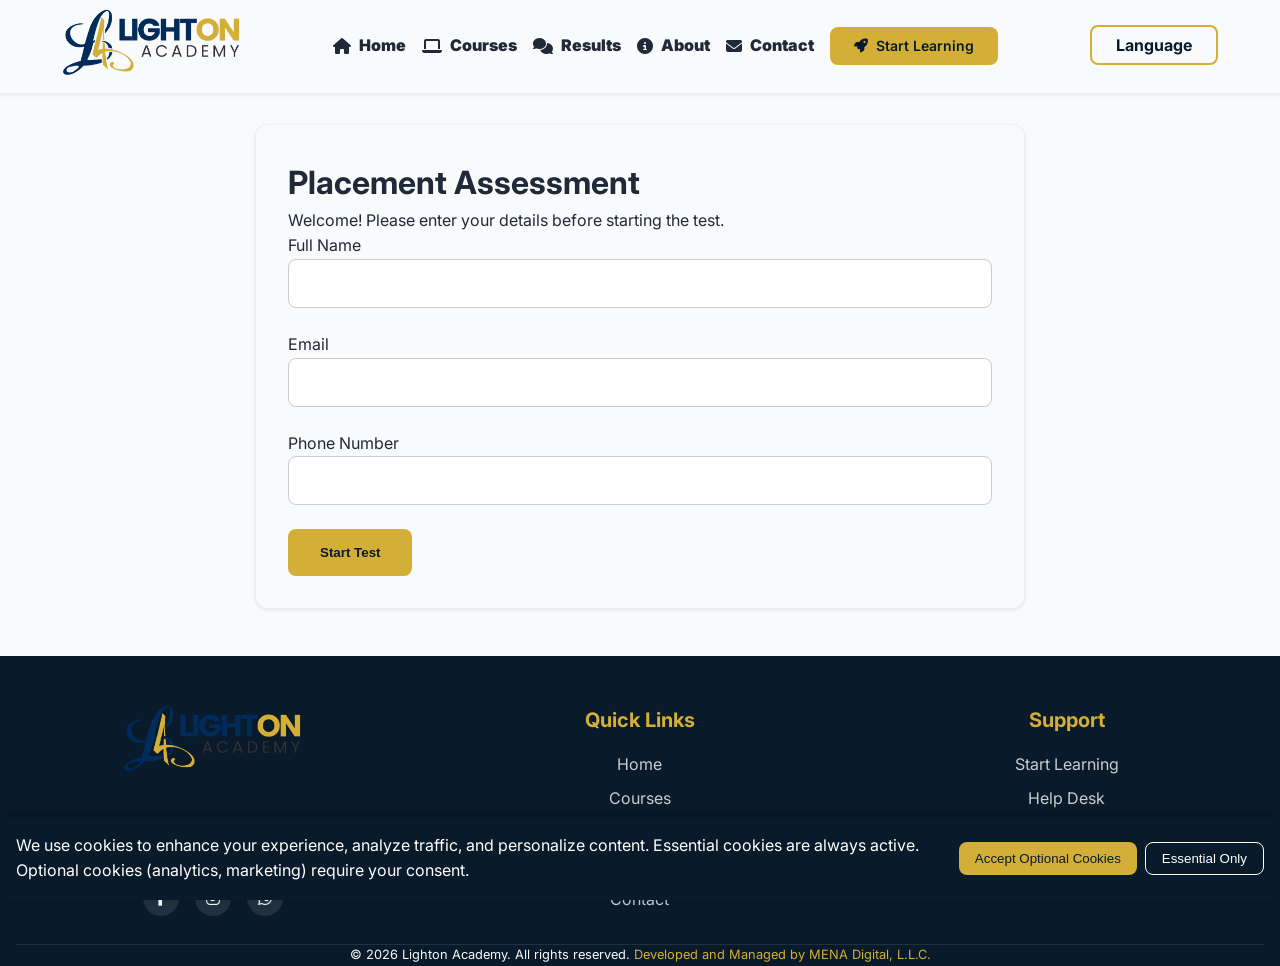
<file: placement-test.html>
<!DOCTYPE html>
<html lang="en" dir="ltr">

<head>
    <meta charset="UTF-8">
    <meta name="viewport" content="width=device-width, initial-scale=1.0">
    <title>Lighton Academy | Placement Test</title>
    <link rel="icon" href="assets/img/logo.png" type="image/png">
    <meta property="og:image" content="assets/img/logo.png">
    <link rel="preconnect" href="https://fonts.googleapis.com">
    <link rel="preconnect" href="https://fonts.gstatic.com" crossorigin>
    <link rel="stylesheet" href="assets/css/main.css">
    <link href="https://fonts.googleapis.com/css2?family=Inter:wght@300;400;500;600;700&display=swap" rel="stylesheet">
    <link rel="preconnect" href="https://cdnjs.cloudflare.com">
    <link rel="stylesheet" href="https://cdnjs.cloudflare.com/ajax/libs/font-awesome/6.5.1/css/all.min.css"
        media="print" onload="this.media='all'">
    <noscript>
        <link rel="stylesheet" href="https://cdnjs.cloudflare.com/ajax/libs/font-awesome/6.5.1/css/all.min.css">
    </noscript>
    <script src="assets/js/cookie-consent.js" defer></script>

    <!-- Basic SEO -->
    <meta name="description"
        content="4-Month Programs in English, Content Creation & Marketing. Practical, step-by-step programs designed to help you start earning, not just learning.">

    <!-- Open Graph (Facebook, LinkedIn, Pinterest) -->
    <meta property="og:title" content="Lighton Academy | Learn Skills That Actually Matter" />
    <meta property="og:description"
        content="4-Month Programs in English, Content Creation & Marketing. Practical programs designed by industry experts to help you start earning, not just learning." />
    <meta property="og:type" content="website" />
    <meta property="og:url" content="https://lighton-academy.pages.dev/placement-test.html" />
    <meta property="og:image" content="https://lighton-academy.pages.dev/assets/img/logo.jpeg" />
    <meta property="og:image:width" content="1200" />
    <meta property="og:image:height" content="630" />
    <meta property="og:locale" content="en_US" />
    <meta property="og:locale:alternate" content="ar_SA" />

    <!-- Twitter Card (Twitter/X) -->
    <meta name="twitter:card" content="summary_large_image" />
    <meta name="twitter:title" content="Lighton Academy | Learn Skills That Actually Matter" />
    <meta name="twitter:description"
        content="4-Month Programs in English, Content Creation & Marketing. Practical programs designed to help you start earning." />
    <meta name="twitter:image" content="https://lighton-academy.pages.dev/assets/img/logo.jpeg" />
    <meta name="twitter:site" content="@LightonAcad" />
</head>

<body>

    <!-- Navigation placeholder (loaded by load-nav.js) -->
    <div id="nav-placeholder"></div>

    <main id="main-content">
        <div class="container" style="max-width: 800px; margin: 2rem auto;">

            <!-- === LEAD FORM (shown first) === -->
            <div id="leadFormContainer" class="card" style="padding: 2rem;">
                <h1 data-i18n="placement_title">Placement Assessment</h1>
                <p data-i18n="placement_intro">Welcome! Please enter your details before starting the test.</p>
                <form id="leadForm">
                    <div class="form-group">
                        <label data-i18n="full_name">Full Name</label>
                        <input type="text" id="leadName" class="form-input" required>
                    </div>
                    <div class="form-group">
                        <label data-i18n="email">Email Address</label>
                        <input type="email" id="leadEmail" class="form-input" required>
                    </div>
                    <div class="form-group">
                        <label data-i18n="phone">Phone Number</label>
                        <input type="tel" id="leadPhone" class="form-input" required>
                    </div>
                    <button type="submit" class="btn btn-primary" data-i18n="start_test">Start Test</button>
                </form>
            </div>

            <!-- === TEST CONTAINER (hidden initially) === -->
            <div id="testContainer" style="display: none;">
                <!-- Fixed timer -->
                <div class="timer" id="timerDisplay"
                    style="position: fixed; top: 100px; right: 20px; background: var(--primary); color: white; padding: 10px 20px; border-radius: 50px; font-weight: bold; z-index: 1000;">
                    15:00
                </div>

                <div id="sectionHeader"></div>
                <div id="questionsContainer"></div>
                <button id="nextSectionBtn" class="btn btn-primary" data-i18n="next_section">Next Section</button>
            </div>

            <!-- === RESULT (shown after test finishes) === -->
            <div id="resultContainer" style="display: none; text-align: center;" class="card">
                <h1 data-i18n="your_result">Your Placement Result</h1>
                <p id="resultText"></p>
                <p id="levelText"></p>
                <a href="index.html" class="btn btn-primary" data-i18n="go_home">Return to Home</a>
            </div>

        </div>
    </main>

    <div id="footer-placeholder"></div>

    <!-- Toast container -->
    <div id="toast-container"
        style="position: fixed; top: 20px; right: 20px; z-index: 9999; display: flex; flex-direction: column; gap: 10px;">
    </div>

    <script src="assets/js/i18n.js"></script> <!-- loads first -->
    <script src="assets/js/load-components.js"></script> <!-- loads after -->
    <script src="assets/js/placement.js"></script>
</body>

</html>
</file>
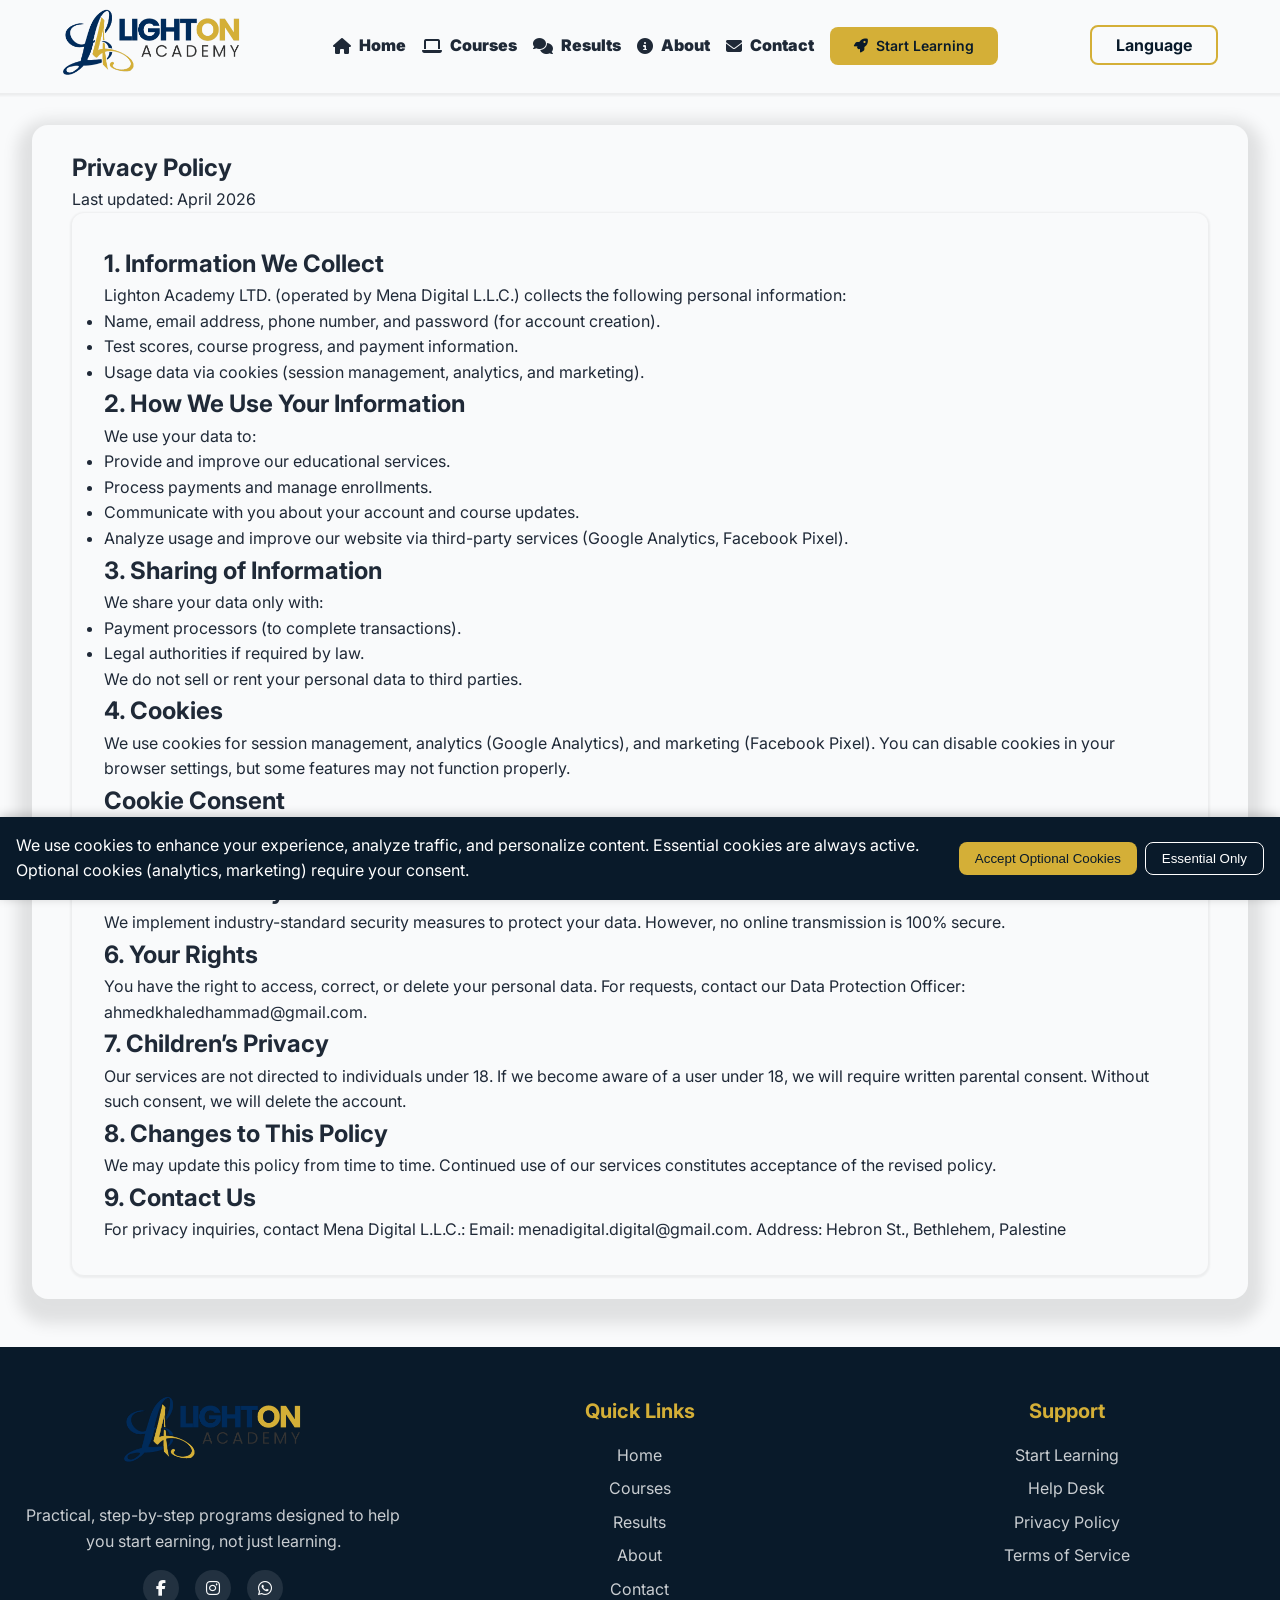
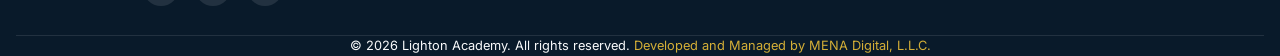
<file: privacy.html>
<!DOCTYPE html>
<html lang="en" dir="ltr">

<head>
    <meta charset="UTF-8">
    <meta name="viewport" content="width=device-width, initial-scale=1.0, viewport-fit=cover">
    <title>Lighton Academy | Privacy Policy</title>
    <link rel="icon" href="assets/img/logo.png" type="image/png">
    <link rel="preconnect" href="https://fonts.googleapis.com">
    <link rel="preconnect" href="https://fonts.gstatic.com" crossorigin>
    <link rel="stylesheet" href="assets/css/main.css">
    <link href="https://fonts.googleapis.com/css2?family=Inter:wght@300;400;500;600;700&display=swap" rel="stylesheet">
    <link rel="preconnect" href="https://cdnjs.cloudflare.com">
    <link rel="stylesheet" href="https://cdnjs.cloudflare.com/ajax/libs/font-awesome/6.5.1/css/all.min.css"
        media="print" onload="this.media='all'">
    <noscript>
        <link rel="stylesheet" href="https://cdnjs.cloudflare.com/ajax/libs/font-awesome/6.5.1/css/all.min.css">
    </noscript>
    <script src="assets/js/cookie-consent.js" defer></script>

    <!-- Basic SEO -->
    <meta name="description"
        content="4-Month Programs in English, Content Creation & Marketing. Practical, step-by-step programs designed to help you start earning, not just learning.">

    <!-- Open Graph (Facebook, LinkedIn, Pinterest) -->
    <meta property="og:title" content="Lighton Academy | Learn Skills That Actually Matter" />
    <meta property="og:description"
        content="4-Month Programs in English, Content Creation & Marketing. Practical programs designed by industry experts to help you start earning, not just learning." />
    <meta property="og:type" content="website" />
    <meta property="og:url" content="https://lighton-academy.pages.dev/privacy.html" />
    <meta property="og:image" content="https://lighton-academy.pages.dev/assets/img/logo.jpeg" />
    <meta property="og:image:width" content="1200" />
    <meta property="og:image:height" content="630" />
    <meta property="og:locale" content="en_US" />
    <meta property="og:locale:alternate" content="ar_SA" />

    <!-- Twitter Card (Twitter/X) -->
    <meta name="twitter:card" content="summary_large_image" />
    <meta name="twitter:title" content="Lighton Academy | Learn Skills That Actually Matter" />
    <meta name="twitter:description"
        content="4-Month Programs in English, Content Creation & Marketing. Practical programs designed to help you start earning." />
    <meta name="twitter:image" content="https://lighton-academy.pages.dev/assets/img/logo.jpeg" />
    <meta name="twitter:site" content="@LightonAcad" />
</head>

<body>
    <div id="nav-placeholder"></div>

    <main>

        <section class="section">
            <div class="container">
                <div class="section-header">
                    <h1 class="section-title" data-i18n="privacy_title">Privacy Policy</h1>
                    <p class="section-description" data-i18n="privacy_updated">Last updated: April 2026</p>
                </div>
                <div class="card">
                    <h2 data-i18n="privacy_1">1. Information We Collect</h2>
                    <p data-i18n="privacy_1_text">Lighton Academy LTD. (operated by Mena Digital L.L.C.) collects the
                        following personal information:</p>
                    <ul>
                        <li data-i18n="privacy_1_1">Name, email address, phone number, and password (for account
                            creation).</li>
                        <li data-i18n="privacy_1_2">Test scores, course progress, and payment information.</li>
                        <li data-i18n="privacy_1_3">Usage data via cookies (session management, analytics, and
                            marketing).</li>
                    </ul>

                    <h2 data-i18n="privacy_2">2. How We Use Your Information</h2>
                    <p data-i18n="privacy_2_text">We use your data to:</p>
                    <ul>
                        <li data-i18n="privacy_2_1">Provide and improve our educational services.</li>
                        <li data-i18n="privacy_2_2">Process payments and manage enrollments.</li>
                        <li data-i18n="privacy_2_3">Communicate with you about your account and course updates.</li>
                        <li data-i18n="privacy_2_4">Analyze usage and improve our website via third-party services
                            (Google Analytics, Facebook Pixel).</li>
                    </ul>

                    <h2 data-i18n="privacy_3">3. Sharing of Information</h2>
                    <p data-i18n="privacy_3_text">We share your data only with:</p>
                    <ul>
                        <li data-i18n="privacy_3_1">Payment processors (to complete transactions).</li>
                        <li data-i18n="privacy_3_2">Legal authorities if required by law.</li>
                    </ul>
                    <p data-i18n="privacy_3_nosell">We do not sell or rent your personal data to third parties.</p>

                    <h2 data-i18n="privacy_4">4. Cookies</h2>
                    <p data-i18n="privacy_4_text">We use cookies for session management, analytics (Google Analytics),
                        and marketing (Facebook Pixel). You can disable cookies in your browser settings, but some
                        features may not function properly.</p>
                    <h2 data-i18n="privacy_4_consent">Cookie Consent</h2>
                    <p data-i18n="privacy_4_consent_text">We use essential cookies for website functionality. With your
                        consent, we also use optional cookies for analytics (Google Analytics, Facebook Pixel) and to
                        improve your experience. You can accept or decline optional cookies via the banner. Declining
                        will not affect essential features.</p>

                    <h2 data-i18n="privacy_5">5. Data Security</h2>
                    <p data-i18n="privacy_5_text">We implement industry-standard security measures to protect your data.
                        However, no online transmission is 100% secure.</p>

                    <h2 data-i18n="privacy_6">6. Your Rights</h2>
                    <p data-i18n="privacy_6_text">You have the right to access, correct, or delete your personal data.
                        For requests, contact our Data Protection Officer: <a
                            href="mailto:ahmedkhaledhammad@gmail.com">ahmedkhaledhammad@gmail.com</a>.</p>

                    <h2 data-i18n="privacy_7">7. Children’s Privacy</h2>
                    <p data-i18n="privacy_7_text">Our services are not directed to individuals under 18. If we become
                        aware of a user under 18, we will require written parental consent. Without such consent, we
                        will delete the account.</p>

                    <h2 data-i18n="privacy_8">8. Changes to This Policy</h2>
                    <p data-i18n="privacy_8_text">We may update this policy from time to time. Continued use of our
                        services constitutes acceptance of the revised policy.</p>

                    <h2 data-i18n="privacy_9">9. Contact Us</h2>
                    <p data-i18n="privacy_9_text">For privacy inquiries, contact Mena Digital L.L.C.:<br>
                        Email: <a href="mailto:menadigital.digital@gmail.com">menadigital.digital@gmail.com</a><br>
                        Address: Hebron St., Bethlehem, Palestine</p>
                </div>
            </div>
        </section>

    </main>

    <div id="footer-placeholder"></div>

    <script src="assets/js/i18n.js"></script> <!-- loads first -->
    <script src="assets/js/load-components.js"></script> <!-- loads after -->
</body>

</html>
</file>
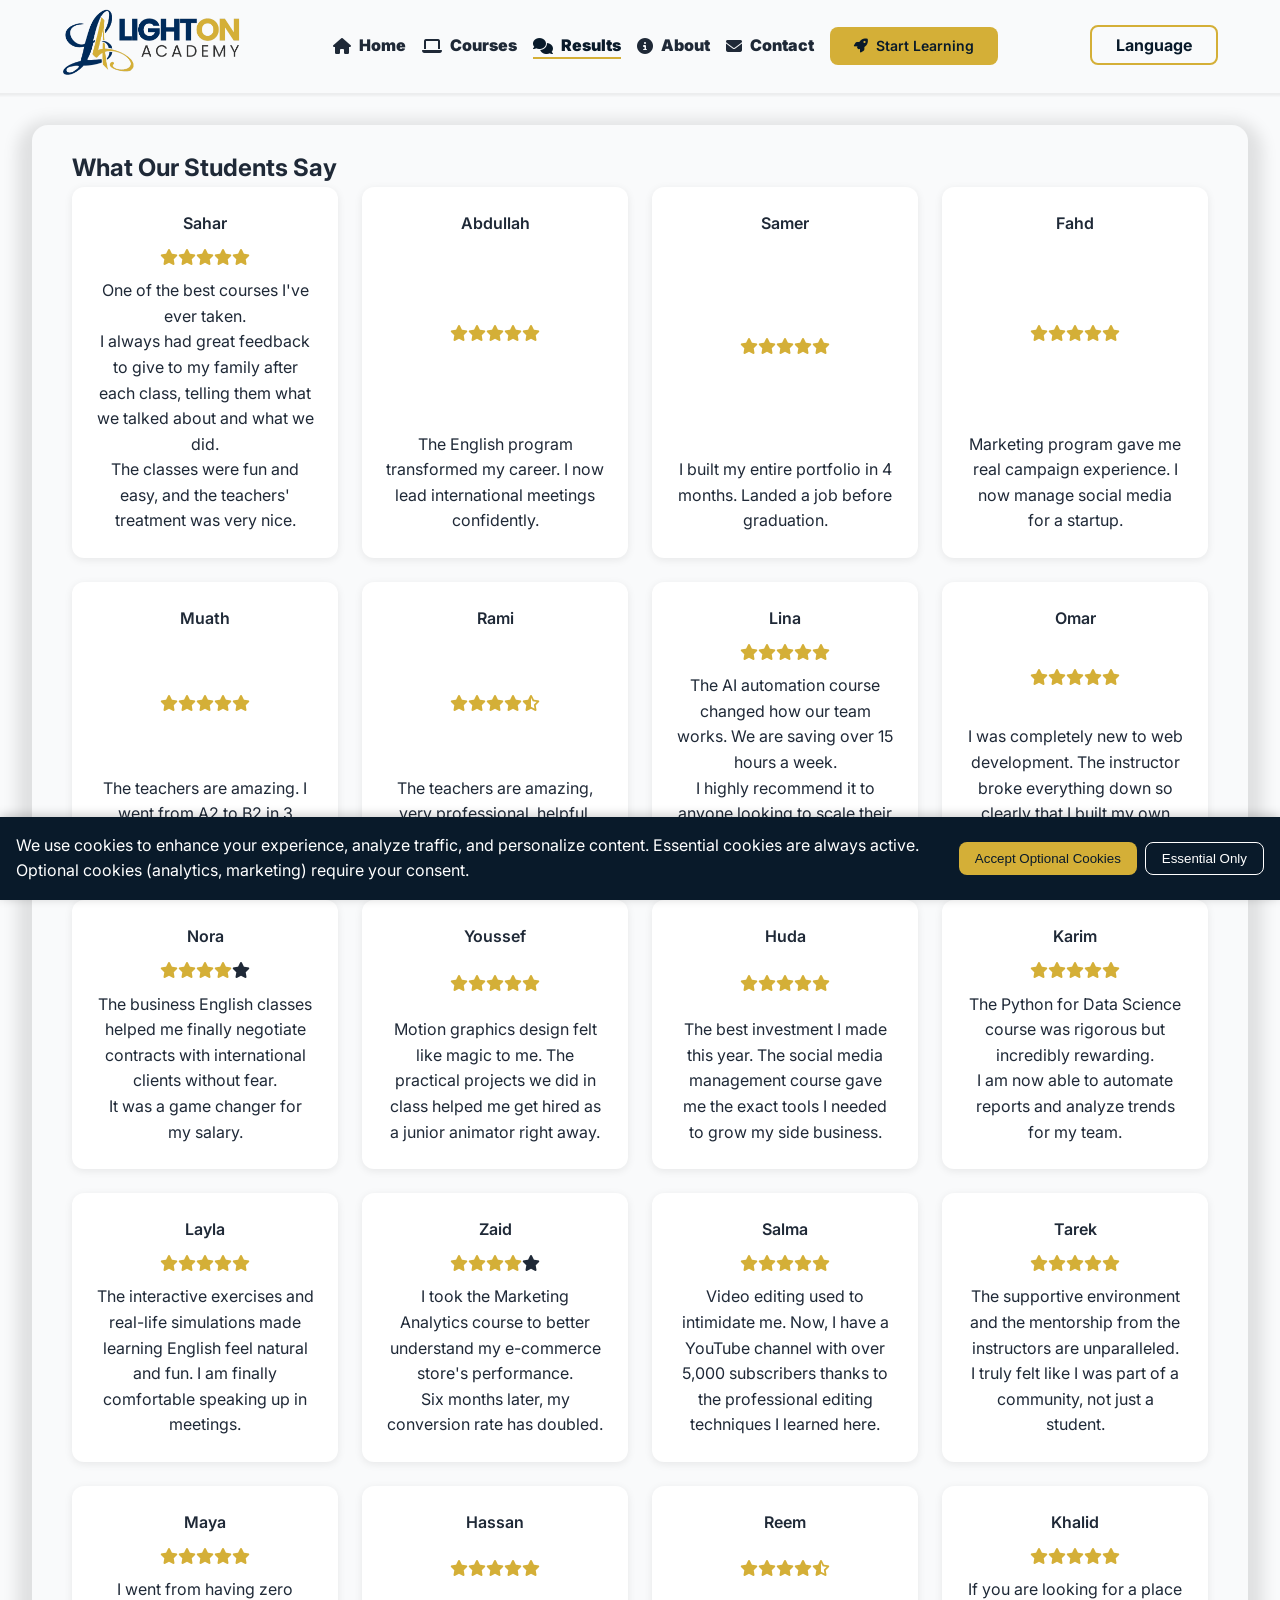
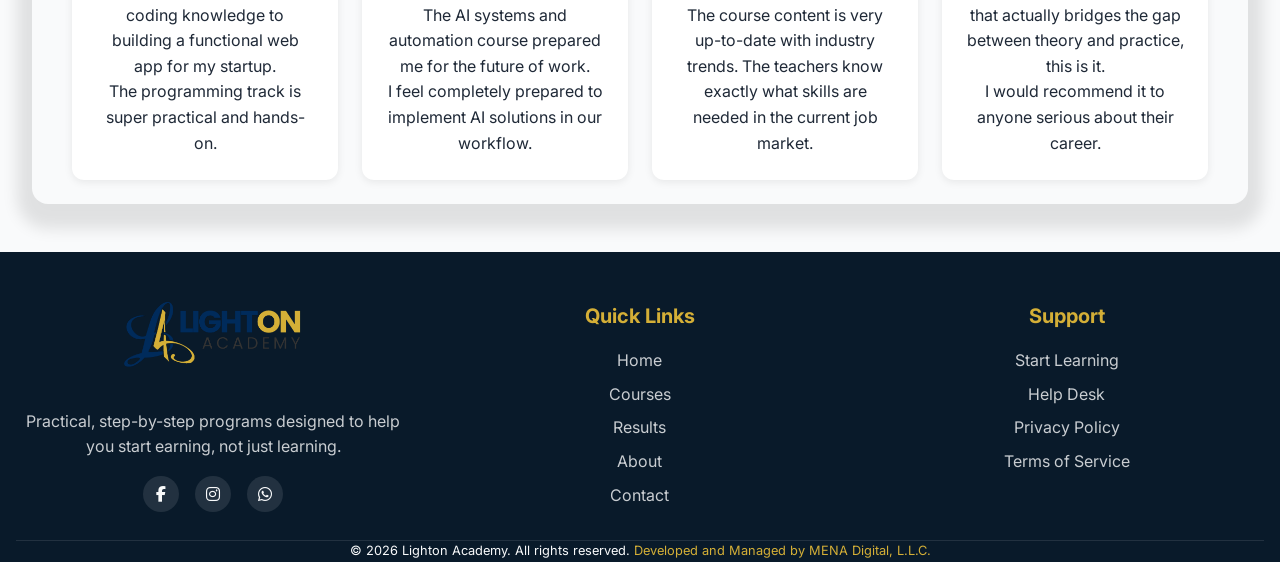
<file: results.html>
<!DOCTYPE html>
<html lang="en" dir="ltr">

<head>
    <meta charset="UTF-8">
    <meta name="viewport" content="width=device-width, initial-scale=1.0, viewport-fit=cover">
    <title>Lighton Academy | Student Results</title>
    <link rel="icon" href="assets/img/logo.png" type="image/png">
    <meta property="og:image" content="assets/img/logo.png">
    <link rel="preconnect" href="https://fonts.googleapis.com">
    <link rel="preconnect" href="https://fonts.gstatic.com" crossorigin>
    <link rel="stylesheet" href="assets/css/main.css">
    <link href="https://fonts.googleapis.com/css2?family=Inter:wght@300;400;500;600;700&display=swap" rel="stylesheet">
    <link rel="preconnect" href="https://cdnjs.cloudflare.com">
    <link rel="stylesheet" href="https://cdnjs.cloudflare.com/ajax/libs/font-awesome/6.5.1/css/all.min.css"
        media="print" onload="this.media='all'">
    <noscript>
        <link rel="stylesheet" href="https://cdnjs.cloudflare.com/ajax/libs/font-awesome/6.5.1/css/all.min.css">
    </noscript>
    <script src="assets/js/cookie-consent.js" defer></script>

    <!-- Basic SEO -->
    <meta name="description"
        content="4-Month Programs in English, Content Creation & Marketing. Practical, step-by-step programs designed to help you start earning, not just learning.">

    <!-- Open Graph (Facebook, LinkedIn, Pinterest) -->
    <meta property="og:title" content="Lighton Academy | Learn Skills That Actually Matter" />
    <meta property="og:description"
        content="4-Month Programs in English, Content Creation & Marketing. Practical programs designed by industry experts to help you start earning, not just learning." />
    <meta property="og:type" content="website" />
    <meta property="og:url" content="https://lighton-academy.pages.dev/results.html" />
    <meta property="og:image" content="https://lighton-academy.pages.dev/assets/img/logo.jpeg" />
    <meta property="og:image:width" content="1200" />
    <meta property="og:image:height" content="630" />
    <meta property="og:locale" content="en_US" />
    <meta property="og:locale:alternate" content="ar_SA" />

    <!-- Twitter Card (Twitter/X) -->
    <meta name="twitter:card" content="summary_large_image" />
    <meta name="twitter:title" content="Lighton Academy | Learn Skills That Actually Matter" />
    <meta name="twitter:description"
        content="4-Month Programs in English, Content Creation & Marketing. Practical programs designed to help you start earning." />
    <meta name="twitter:image" content="https://lighton-academy.pages.dev/assets/img/logo.jpeg" />
    <meta name="twitter:site" content="@LightonAcad" />
</head>

<body>
    <div id="nav-placeholder"></div>
    <script src="assets/js/cookie-consent.js"></script>
    <main>
        <section class="section">
            <div class="container">
                <div class="section-header">
                    <h1 class="section-title" data-i18n="all_testimonials_title">What Our Students Say</h1>
                </div>
                <div class="grid grid-4" id="allTestimonials"></div>
            </div>
        </section>
    </main>
    <div id="footer-placeholder"></div>
    <script src="assets/js/i18n.js"></script>
    <script src="assets/js/load-components.js"></script>
    <script src="assets/js/cardloader.js"></script>
</body>

</html>
</file>
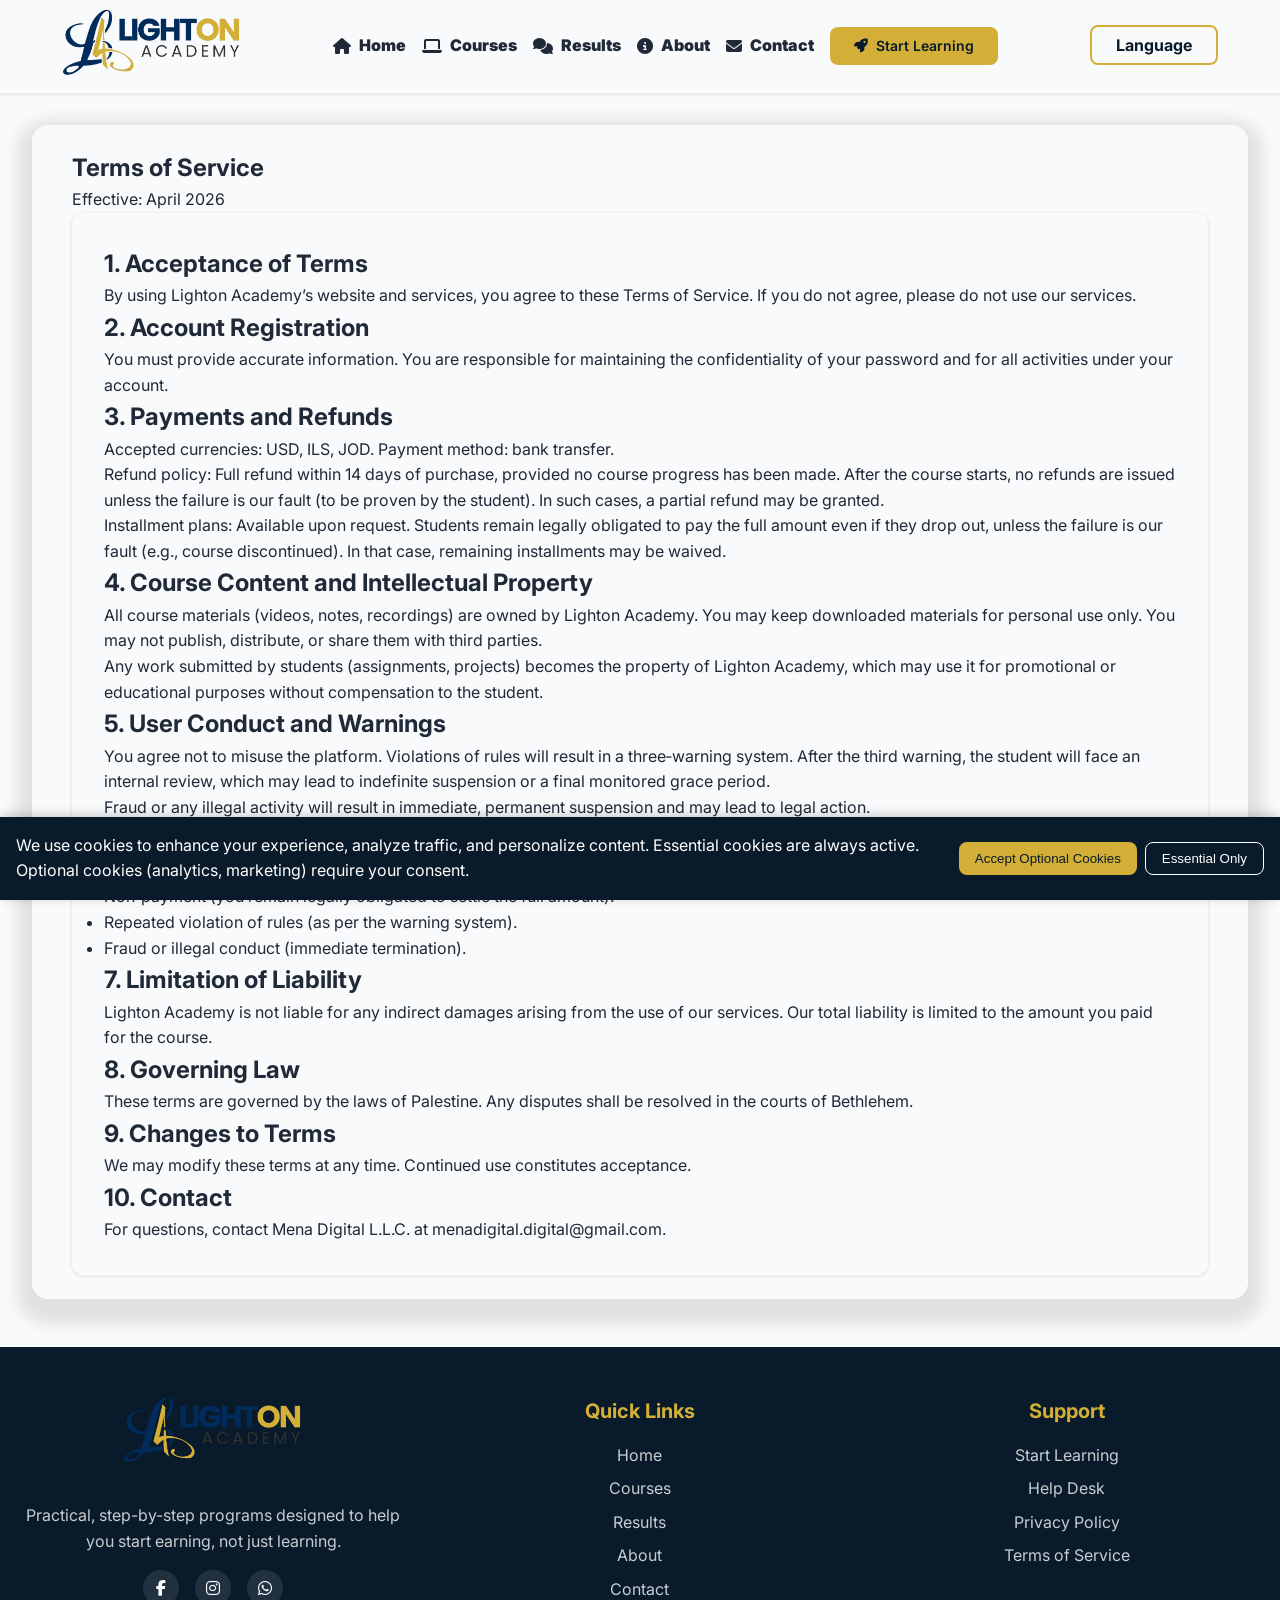
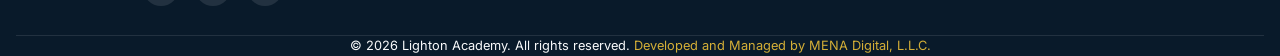
<file: terms.html>
<!DOCTYPE html>
<html lang="en" dir="ltr">

<head>
    <meta charset="UTF-8">
    <meta name="viewport" content="width=device-width, initial-scale=1.0, viewport-fit=cover">
    <title>Lighton Academy | Terms of Service</title>
    <link rel="icon" href="assets/img/logo.png" type="image/png">
    <link rel="preconnect" href="https://fonts.googleapis.com">
    <link rel="preconnect" href="https://fonts.gstatic.com" crossorigin>
    <link rel="stylesheet" href="assets/css/main.css">
    <link href="https://fonts.googleapis.com/css2?family=Inter:wght@300;400;500;600;700&display=swap" rel="stylesheet">
    <link rel="preconnect" href="https://cdnjs.cloudflare.com">
    <link rel="stylesheet" href="https://cdnjs.cloudflare.com/ajax/libs/font-awesome/6.5.1/css/all.min.css"
        media="print" onload="this.media='all'">
    <noscript>
        <link rel="stylesheet" href="https://cdnjs.cloudflare.com/ajax/libs/font-awesome/6.5.1/css/all.min.css">
    </noscript>
    <script src="assets/js/cookie-consent.js" defer></script>

    <!-- Basic SEO -->
    <meta name="description"
        content="4-Month Programs in English, Content Creation & Marketing. Practical, step-by-step programs designed to help you start earning, not just learning.">

    <!-- Open Graph (Facebook, LinkedIn, Pinterest) -->
    <meta property="og:title" content="Lighton Academy | Learn Skills That Actually Matter" />
    <meta property="og:description"
        content="4-Month Programs in English, Content Creation & Marketing. Practical programs designed by industry experts to help you start earning, not just learning." />
    <meta property="og:type" content="website" />
    <meta property="og:url" content="https://lighton-academy.pages.dev/terms.html" />
    <meta property="og:image" content="https://lighton-academy.pages.dev/assets/img/logo.jpeg" />
    <meta property="og:image:width" content="1200" />
    <meta property="og:image:height" content="630" />
    <meta property="og:locale" content="en_US" />
    <meta property="og:locale:alternate" content="ar_SA" />

    <!-- Twitter Card (Twitter/X) -->
    <meta name="twitter:card" content="summary_large_image" />
    <meta name="twitter:title" content="Lighton Academy | Learn Skills That Actually Matter" />
    <meta name="twitter:description"
        content="4-Month Programs in English, Content Creation & Marketing. Practical programs designed to help you start earning." />
    <meta name="twitter:image" content="https://lighton-academy.pages.dev/assets/img/logo.jpeg" />
    <meta name="twitter:site" content="@LightonAcad" /> <!-- Optional: Replace with your actual Twitter handle -->
</head>

<body>
    <div id="nav-placeholder"></div>

    <main>

        <section class="section">
            <div class="container">
                <div class="section-header">
                    <h1 class="section-title" data-i18n="terms_title">Terms of Service</h1>
                    <p class="section-description" data-i18n="terms_effective">Effective: April 2026</p>
                </div>
                <div class="card">
                    <h2 data-i18n="terms_1">1. Acceptance of Terms</h2>
                    <p data-i18n="terms_1_text">By using Lighton Academy’s website and services, you agree to these
                        Terms of Service. If you do not agree, please do not use our services.</p>

                    <h2 data-i18n="terms_2">2. Account Registration</h2>
                    <p data-i18n="terms_2_text">You must provide accurate information. You are responsible for
                        maintaining the confidentiality of your password and for all activities under your account.</p>

                    <h2 data-i18n="terms_3">3. Payments and Refunds</h2>
                    <p data-i18n="terms_3_text"><strong>Accepted currencies:</strong> USD, ILS, JOD. Payment method:
                        bank transfer.</p>
                    <p data-i18n="terms_3_refund"><strong>Refund policy:</strong> Full refund within 14 days of
                        purchase, provided no course progress has been made. After the course starts, no refunds are
                        issued unless the failure is our fault (to be proven by the student). In such cases, a partial
                        refund may be granted.</p>
                    <p data-i18n="terms_3_installment"><strong>Installment plans:</strong> Available upon request.
                        Students remain legally obligated to pay the full amount even if they drop out, unless the
                        failure is our fault (e.g., course discontinued). In that case, remaining installments may be
                        waived.</p>

                    <h2 data-i18n="terms_4">4. Course Content and Intellectual Property</h2>
                    <p data-i18n="terms_4_text">All course materials (videos, notes, recordings) are owned by Lighton
                        Academy. You may keep downloaded materials for personal use only. You may not publish,
                        distribute, or share them with third parties.</p>
                    <p data-i18n="terms_4_work">Any work submitted by students (assignments, projects) becomes the
                        property of Lighton Academy, which may use it for promotional or educational purposes without
                        compensation to the student.</p>

                    <h2 data-i18n="terms_5">5. User Conduct and Warnings</h2>
                    <p data-i18n="terms_5_text">You agree not to misuse the platform. Violations of rules will result in
                        a three‑warning system. After the third warning, the student will face an internal review, which
                        may lead to indefinite suspension or a final monitored grace period.</p>
                    <p data-i18n="terms_5_fraud">Fraud or any illegal activity will result in immediate, permanent
                        suspension and may lead to legal action.</p>

                    <h2 data-i18n="terms_6">6. Account Suspension and Termination</h2>
                    <p data-i18n="terms_6_text">We may suspend or terminate your account for:</p>
                    <ul>
                        <li data-i18n="terms_6_1">Non‑payment (you remain legally obligated to settle the full amount).
                        </li>
                        <li data-i18n="terms_6_2">Repeated violation of rules (as per the warning system).</li>
                        <li data-i18n="terms_6_3">Fraud or illegal conduct (immediate termination).</li>
                    </ul>

                    <h2 data-i18n="terms_7">7. Limitation of Liability</h2>
                    <p data-i18n="terms_7_text">Lighton Academy is not liable for any indirect damages arising from the
                        use of our services. Our total liability is limited to the amount you paid for the course.</p>

                    <h2 data-i18n="terms_8">8. Governing Law</h2>
                    <p data-i18n="terms_8_text">These terms are governed by the laws of Palestine. Any disputes shall be
                        resolved in the courts of Bethlehem.</p>

                    <h2 data-i18n="terms_9">9. Changes to Terms</h2>
                    <p data-i18n="terms_9_text">We may modify these terms at any time. Continued use constitutes
                        acceptance.</p>

                    <h2 data-i18n="terms_10">10. Contact</h2>
                    <p data-i18n="terms_10_text">For questions, contact Mena Digital L.L.C. at <a
                            href="mailto:menadigital.digital@gmail.com">menadigital.digital@gmail.com</a>.</p>
                </div>
            </div>
        </section>

    </main>

    <div id="footer-placeholder"></div>

    <script src="assets/js/i18n.js"></script> <!-- loads first -->
    <script src="assets/js/load-components.js"></script> <!-- loads after -->
</body>

</html>
</file>
<file: assets/css/main.css>
/* ============================================
   ROOT VARIABLES
   ============================================ */
:root {
    --primary: #091a2a;
    --primary-soft: #0f2a43;
    --accent: #D4AF37;
    --accent-dark: #9A7C1E;
    --text-dark: #1F2937;
    --text-muted: #4B5563;
    --bg-light: #F9FAFB;
    --spacing-xs: 0.25rem;
    --spacing-sm: 0.5rem;
    --spacing-md: 1rem;
    --spacing-lg: 1.5rem;
    --spacing-xl: 2rem;
    --spacing-2xl: 3rem;
    --radius-sm: 0.375rem;
    --radius-md: 0.5rem;
    --radius-lg: 0.75rem;
    --radius-xl: 1rem;
    --shadow-sm: 0 1px 2px 2px rgba(0, 0, 0, 0.05);
    --shadow-md: 0 4px 6px 6px rgba(0, 0, 0, 0.1);
    --shadow-lg: 0 10px 15px 15px rgba(0, 0, 0, 0.1);
    --transition-fast: 0.15s ease;
    --transition-normal: 0.3s ease;
}

/* ============================================
   GLOBAL RESET & BASE
   ============================================ */
* {
    margin: 0;
    padding: 0;
    box-sizing: border-box;
}

body {
    font-family: 'Inter', sans-serif;
    background: var(--bg-light);
    color: var(--text-dark);
    line-height: 1.6;
    overflow-x: hidden;
}


[dir="rtl"] body {
    font-family: 'Cairo', sans-serif;
}

.container {
    width: 100%;
    max-width: 1400px;
    margin: 0 auto;
    padding: 0 var(--spacing-md);
}

img,
svg {
    max-width: 100%;
    height: auto;
}

/* ============================================
   NAVIGATION
   ============================================ */
.main-navigation {
    position: sticky;
    top: 0;
    left: 0;
    width: 100%;
    height: auto;
    background: var(--bg-light);
    box-shadow: var(--shadow-sm);
    display: flex;
    justify-content: space-around;
    align-items: center;
    padding: var(--spacing-sm) var(--spacing-md);
    z-index: 1000;
    flex-wrap: wrap;
}


.brand-logo {
    width: 180px;
    height: auto;
}

.nav-menu {
    display: flex;
    list-style: none;
    gap: var(--spacing-md);
    align-items: center;
    margin: 0;
    padding: 0;
}

.nav-link {
    text-decoration: none;
    color: var(--text-dark);
    font-weight: 900;
    display: flex;
    align-items: center;
    gap: var(--spacing-sm);
    transition: color var(--transition-fast), box-shadow var(--transition-fast);
}

.nav-link.active,
.nav-link:hover {
    color: var(--primary);
    box-shadow: inset 0 -2px 0 var(--accent);
}

.mobile-nav {
    position: fixed;
    display: none;
    bottom: 0;
    left: 0;
    width: 100%;
    background: var(--bg-light);
    box-shadow: var(--shadow-sm);
}

.mobile-nav .nav-link {
    display: flex;
    flex-direction: row;
    align-items: center;
    justify-content: center;
    padding: var(--spacing-sm);
    font-size: 2rem;
}

.lang-switcher {
    position: relative;
    cursor: pointer;
}

.mobile-lang-switcher {
    position: relative;
    cursor: pointer;
}

.lang-bar {
    display: none;
    position: absolute;
    background-color: var(--bg-light);
    min-width: 130px;
    right: 0;
    left: auto;
    box-shadow: 0px 8px 16px 0px rgba(0, 0, 0, 0.2);
    padding: var(--spacing-md);
    z-index: 1;
    border-radius: var(--radius-md);
}

[dir="rtl"] .lang-bar {
    left: 0;
    right: auto;
}

.lang-bar a {
    color: var(--text-dark);
    padding: var(--spacing-sm) var(--spacing-lg);
    text-decoration: none;
    display: block;
    border-radius: var(--radius-md);
}

.lang-bar a:hover {
    background: var(--accent);
}

.lang-switcher:hover .lang-bar {
    display: flex;
    flex-direction: column;
    align-items: center;
    justify-content: center;
}

.mobile-lang-switcher .lang-bar.active {
    display: flex;
    flex-direction: column;
    align-items: center;
    justify-content: center;
}



.lang-bar .fi {
    border-radius: 2px;
    /* Gives the flag slightly rounded corners */
    box-shadow: 0 1px 2px rgba(0, 0, 0, 0.15);
    /* Adds a subtle shadow */
}

.lang-active {
    padding: var(--spacing-sm) var(--spacing-lg);
    color: var(--primary);
    border: 2px solid var(--accent);
    border-radius: var(--radius-md);
    font-weight: 700;
}

/* ============================================
   BUTTONS & CARDS
   ============================================ */
.btn {
    display: inline-flex;
    align-items: center;
    justify-content: center;
    gap: var(--spacing-sm);
    padding: var(--spacing-md) var(--spacing-xl);
    font-weight: 600;
    border-radius: var(--radius-md);
    text-decoration: none;
    transition: all var(--transition-normal);
    border: none;
    cursor: pointer;
}

.btn-primary {
    background: var(--accent);
    color: var(--primary);
}

.btn-primary:hover {
    background: var(--primary);
    color: var(--accent);
    transform: translateY(-2px);
}

.btn-outline {
    background: transparent;
    border: 2px solid var(--bg-light);
    color: var(--bg-light);
}

.btn-outline:hover {
    background: var(--primary);
    color: var(--accent);
}

.btn-sm {
    padding: var(--spacing-sm) var(--spacing-lg);
    font-size: 0.875rem;
}

.card {
    background: var(--bg-light);
    border-radius: var(--radius-lg);
    padding: var(--spacing-xl);
    box-shadow: var(--shadow-sm);
    transition: transform 0.2s;
}

.card:hover {
    transform: translateY(-4px);
    box-shadow: var(--shadow-md);
}

/* ============================================
   SECTIONS & GRIDS
   ============================================ */
.section {
    width: 95%;
    margin: var(--spacing-xl) auto;
    padding: var(--spacing-lg);
    background: var(--bg-light);
    border-radius: var(--radius-xl);
    box-shadow: var(--shadow-lg);
}

.grid {
    display: grid;
    gap: var(--spacing-lg);
    text-align: center;
}

.grid-2 {
    grid-template-columns: repeat(2, minmax(250px, 1fr));
}

.grid-3 {
    grid-template-columns: repeat(3, minmax(250px, 1fr));
}

.grid-4 {
    grid-template-columns: repeat(4, minmax(250px, 1fr));
}

.grid-5 {
    grid-template-columns: repeat(5, minmax(250px, 1fr));
}



/* ============================================
   HERO
   ============================================ */
.hero {
    width: 95%;
    margin: var(--spacing-xl) auto;
    background: var(--bg-light);
    border-radius: var(--radius-xl);
    box-shadow: var(--shadow-lg);
    padding: var(--spacing-sm);
}

.hero-content {
    position: relative;
    overflow: hidden;
    width: 100%;

    display: grid;
    grid-template-columns: 1fr 1fr;


    background: url('../img/hero-bg.webp');
    background-size: cover;
    background-position: right center;
    gap: var(--spacing-2xl);
    align-items: center;

    padding: var(--spacing-2xl);
    border-radius: var(--radius-xl);
}

/* Arabic hero background – separate image */
[dir="rtl"] .hero-content {
    background-image: url('../img/hero-bg-ar.webp');
    background-position: left center;
    /* Adjust as needed */
}

.brand-tag {
    width: 60%;
    margin-bottom: var(--spacing-xl);
}

.hero-text {
    position: relative;
    z-index: 2;
    color: var(--bg-light);
    display: flex;
    flex-direction: column;
    flex-wrap: nowrap;
    align-content: center;
    justify-content: center;
    align-items: center;
    text-align: center;
}

.hero-description {
    padding-bottom: var(--spacing-md);
}

.arabic-hero {
    display: flex;
    justify-content: center;
    align-content: center;
    align-items: center;
    font-size: var(--spacing-lg);
    padding-right: var(--spacing-2xl);
    margin: var(--spacing-md);
}

.hero-visual {
    position: relative;
    z-index: 1;
}

.hero-title {
    font-size: 3rem;
    margin-bottom: var(--spacing-lg);
}

.text-accent {
    color: var(--accent);
}

.hero-actions {
    display: flex;
    gap: var(--spacing-md);
    flex-wrap: wrap;
    flex-direction: row;
    align-content: stretch;
    align-items: stretch;
}

.trust-line {
    display: flex;
    justify-content: space-evenly;
    color: var(--bg-light);
    backdrop-filter: blur(35px);
    padding: var(--spacing-sm);
    border-radius: var(--radius-md);
    flex-wrap: wrap;
    gap: var(--spacing-md);
    margin-top: var(--spacing-xl);
    border: #ffffff4a solid 1px;
}

.trust-line i {
    color: var(--accent);
}

.line {
    gap: var(--spacing-xs);
    margin-inline: auto;
    display: flex;
    flex-direction: row;
    align-content: center;
    justify-content: center;
    align-items: center;
}

/* ============================================
   HERO FLOATING ELEMENTS
   ============================================ */
.hero-graphic {
    position: relative;
    min-height: 300px;
}

.graphic-element {
    position: absolute;
    background: var(--bg-light);
    padding: var(--spacing-md);
    border-radius: var(--radius-lg);
    box-shadow: var(--shadow-sm);
    display: flex;
    align-items: center;
    gap: var(--spacing-sm);
    backdrop-filter: blur(4px);
    z-index: 3;
    animation: float 3s ease-in-out infinite;
    color: var(--primary);
}

.element-1 {
    top: 4%;
    right: auto;
    left: 5%;
    display: flex;
    flex-direction: column;
}

[dir="rtl"] .element-1 {
    left: auto;
    right: 5%;
}

.element-2 {
    top: 90%;
    right: 75%;
    left: auto;
}

[dir="rtl"] .element-2 {
    right: auto;
    left: 75%;
}

.profile-icon {
    width: auto;
    font-size: xxx-large;
}

.profile-label {
    display: flex;
    flex-direction: column;
    align-content: center;
    justify-content: center;
    align-items: flex-start;
}

.element-3 {
    bottom: 0%;
    right: 5%;
    left: auto;
    top: auto;
}

[dir="rtl"] .element-3 {
    right: auto;
    left: 5%;
}

.play-icon {
    display: flex;
    align-items: center;
    gap: var(--spacing-sm);
    font-size: 2rem;
    border: 2px solid var(--accent);
    padding: var(--spacing-sm) var(--spacing-lg);
    border-radius: 2rem;
    background: var(--primary);
    color: var(--bg-light);
}

.play-icon strong {
    color: var(--accent);
}

.play-icon:hover {
    animation: float 3s ease-in-out infinite;
}

.star-rating {
    display: flex;
    flex-direction: row;
    align-content: center;
    justify-content: center;
    align-items: center;
    color: var(--accent);
}

@keyframes float {

    0%,
    100% {
        transform: translateY(0)
    }

    50% {
        transform: translateY(-10px)
    }
}

/* ============================================
   SERVICE PREVIEW CARDS
   ============================================ */
.service-preview-card {
    background: var(--bg-light);
    padding: var(--spacing-xl);
    border-radius: var(--radius-lg);
    text-align: center;
    box-shadow: var(--shadow-sm);
    border-top: 4px solid var(--accent);
    display: flex;
    flex-direction: column;
    flex-wrap: nowrap;
    align-content: center;
    justify-content: space-between;
    align-items: stretch;
}

.service-preview-card:hover {
    transform: scale(1.03);
    box-shadow: 0 8px 20px rgba(0, 0, 0, 0.12);

}

.service-features {
    list-style: none;
    padding: 0;
    margin: var(--spacing-lg) 0;
    text-align: start;
}

.service-features li {
    display: flex;
    flex-wrap: nowrap;
    flex-direction: row;
    gap: var(--spacing-sm);
    justify-content: flex-start;
    margin-bottom: var(--spacing-sm);
    align-items: baseline;
}

/* ============================================
   STATS & CTA
   ============================================ */
.stat-number {
    font-size: 2.5rem;
    font-weight: 800;
    color: var(--accent-dark);
}

.cta-container {
    background: var(--primary-soft);
    padding: var(--spacing-2xl);
    border-radius: var(--radius-lg);
    text-align: center;
    color: var(--bg-light);
}

.cta-title {
    color: var(--bg-light);
}

.cta-actions {
    display: flex;
    gap: var(--spacing-md);
    justify-content: center;
    margin-top: var(--spacing-xl);
    flex-wrap: wrap;
}

/* ============================================
   FORMS (Login / Placement)
   ============================================ */

.form-group {
    margin-bottom: var(--spacing-lg);
}

.form-label {
    display: block;
    margin-bottom: var(--spacing-sm);
    font-weight: 600;
}

.form-input {
    width: 100%;
    padding: var(--spacing-md);
    border: 1px solid #ccc;
    border-radius: var(--radius-md);
}

/* ============================================
   FOOTER
   ============================================ */
.footer {
    background: var(--primary);
    color: var(--bg-light);
    padding: var(--spacing-2xl) 0 var(--spacing-lg);
    margin-top: var(--spacing-2xl);
    margin-bottom: 0;
    padding-bottom: 0;
}

.footer-content {
    display: grid;
    grid-template-columns: repeat(auto-fit, minmax(200px, 1fr));
    gap: var(--spacing-xl);
    text-align: center;
    align-content: stretch;
    justify-content: stretch;
    align-items: stretch;
    justify-items: stretch;
}

.footer-section .brand-logo {
    width: 180px;
    margin-bottom: var(--spacing-md);
}

.footer-description {
    margin: var(--spacing-md) 0;
    opacity: 0.8;
}

.social-links {
    display: flex;
    gap: var(--spacing-md);
    margin-top: var(--spacing-md);
    align-content: center;
    justify-content: center;
    align-items: center;
}

.social-link {
    display: inline-flex;
    align-items: center;
    justify-content: center;
    width: 36px;
    height: 36px;
    background: rgba(255, 255, 255, 0.1);
    border-radius: 50%;
    color: var(--bg-light);
    transition: 0.3s;
    text-decoration: none;
}

.social-link-onw {
    display: inline-flex;
    align-items: center;
    justify-content: center;
    width: 36px;
    height: 36px;
    border: 1px solid var(--primary);
    border-radius: 50%;
    color: var(--primary);
    transition: 0.3s;
    text-decoration: none;
}

.social-link:hover {
    background: var(--accent);
    color: var(--primary);
}

.social-link-onw:hover {
    background: var(--accent);
    border: none;
    color: var(--primary);
}

.footer-title {
    font-size: 1.25rem;
    margin-bottom: var(--spacing-md);
    color: var(--accent);
}

.footer-links {
    list-style: none;
    padding: 0;
}

.footer-links li {
    margin-bottom: var(--spacing-sm);
}

.footer-links a {
    color: var(--bg-light);
    text-decoration: none;
    opacity: 0.8;
    transition: 0.3s;
}

.footer-links a:hover {
    opacity: 1;
    color: var(--accent);
}

.contact-item {
    display: flex;
    gap: var(--spacing-sm);
    margin-bottom: var(--spacing-sm);
    opacity: 0.8;
    justify-content: center;
    align-items: center;
}

.contact-item i {
    width: 24px;
    color: var(--accent);
}

.footer-bottom {
    display: flex;
    align-items: center;
    flex-wrap: wrap;
    gap: var(--spacing-lg);
    margin-top: var(--spacing-lg);
    margin-bottom: 0;
    padding: 0;
    border-top: 1px solid rgba(255, 255, 255, 0.1);
    font-size: 0.8rem;
    justify-content: center;
}

.footer-bottom a {
    color: var(--accent);
    text-decoration: none;
}

/* ============================================
   ALERT MESSAGES
   ============================================ */
.alert-success {
    background: #d1fae5;
    color: #065f46;
    padding: var(--spacing-md);
    border-radius: var(--radius-md);
}

.alert-warning {
    background: #fed7aa;
    color: #92400e;
    padding: var(--spacing-md);
    border-radius: var(--radius-md);
}

/* ============================================
   COOKIE CONSENT
   ============================================ */
.cookie-consent {
    position: fixed;
    bottom: 0;
    left: 0;
    right: 0;
    background: var(--primary);
    color: white;
    padding: 1rem;
    display: flex;
    flex-wrap: wrap;
    justify-content: space-between;
    align-items: center;
    z-index: 2000;
    box-shadow: 0 -2px 10px rgba(0, 0, 0, 0.2);
}

.cookie-consent p {
    margin: 0;
    flex: 1;
}

.cookie-consent .btn-group {
    display: flex;
    gap: 0.5rem;
}

.cookie-consent .btn-consent {
    background: var(--accent);
    color: var(--primary);
    border: none;
    padding: 0.5rem 1rem;
    border-radius: var(--radius-md);
    cursor: pointer;
}

.cookie-consent .btn-decline {
    background: transparent;
    border: 1px solid white;
    color: white;
    padding: 0.5rem 1rem;
    border-radius: var(--radius-md);
    cursor: pointer;
}

/* ============================================
   FOCUS STATES
   ============================================ */
a:focus,
button:focus,
input:focus {
    outline: 2px solid var(--accent);
    outline-offset: 2px;
}

/* ============================================
   testimonials
   ============================================ */
/* ===== Carousel ===== */
.testimonials-carousel .carousel-container {
    display: flex;
    align-items: center;
    gap: 1rem;
    overflow: hidden;
    width: 100%;
    flex-wrap: nowrap;
}

.testimonials-carousel .carousel-track {
    display: flex;
    gap: 1.5rem;
    transition: transform 0.5s ease;
    will-change: transform;
    width: max-content;
    padding: 1rem 0;
    flex: 1;
}

.testimonials-carousel .carousel-btn {
    flex-shrink: 0;
    background: var(--primary);
    color: white;
    border: none;
    border-radius: 50%;
    width: 40px;
    height: 40px;
    font-size: 1.2rem;
    cursor: pointer;
    transition: 0.2s;
    z-index: 2;
}

.testimonials-carousel .carousel-btn:hover {
    background: var(--accent);
}

.testimonials-carousel .carousel-indicators {
    display: flex;
    justify-content: center;
    gap: 0.5rem;
    margin-top: 1rem;
}

.testimonials-carousel .carousel-indicators .dot {
    width: 10px;
    height: 10px;
    border-radius: 50%;
    background: #ccc;
    cursor: pointer;
    transition: 0.2s;
}

.testimonials-carousel .carousel-indicators .dot.active {
    background: var(--accent);
}

.testimonial-card {
    display: flex;
    flex: 0 0 calc(60% - 1rem);
    min-width: 150px;
    background: white;
    border-radius: 12px;
    padding: 1.5rem;
    box-shadow: 0 2px 8px rgba(0, 0, 0, 0.08);
    transition: transform 0.3s;
    flex-direction: column;
    flex-wrap: nowrap;
    align-content: center;
    justify-content: space-between;
}

.testimonial-card:hover {
    transform: translateY(-4px);
}

.testimonial-card .name {
    font-weight: 600;
    margin-bottom: 0.5rem;
}

.testimonial-card .stars {
    color: var(--accent);
    margin-bottom: 0.5rem;
}

.testimonial-card.full {
    flex: 1 1 100%;
}

/* ===== Course Cards ===== */
.course-card {
    background: white;
    border-radius: 12px;
    padding: 1.5rem;
    box-shadow: 0 2px 8px rgba(0, 0, 0, 0.08);
    transition: all 0.3s;
    position: relative;
    overflow: hidden;
    text-align: center;
    border-left: 4px solid var(--accent);
}

.course-card:hover {
    transform: scale(1.03);
    box-shadow: 0 8px 20px rgba(0, 0, 0, 0.12);
}

.course-card .course-icon {
    font-size: 2.5rem;
    color: var(--accent);
    margin-bottom: 1rem;
}

.course-card h3 {
    margin-bottom: 0.5rem;
}

.course-card p {
    margin-bottom: 1rem;
}

.course-card a.btn {
    width: 100%;
}

@media (max-width:1270px) {

    .grid-1,
    .grid-2,
    .grid-3,
    .grid-4,
    .grid-5 {
        grid-template-columns: repeat(auto-fit, minmax(250px, 1fr));
    }
}

/* ============================================
   MEDIA QUERIES (max-width: 768px)
   ============================================ */
@media (max-width: 768px) {

    body {
        margin: 1dvh 1dvh 10dvh 1dvh;
        padding: 0 !important;
    }

    /* ===== NAVIGATION ===== */
    .mobile-nav {
        display: flex;
        flex-direction: row;
        justify-content: space-around;
        align-items: center;
        flex-wrap: nowrap;
        height: 10dvh;
        border-bottom: 1dvh solid var(--primary-soft);
        transition: all 0.5s cubic-bezier(0.34, 1.56, 0.64, 1);
        z-index: 5;
    }

    .mobile-lang-switcher {
        position: relative;
    }

    .main-navigation {
        display: none;
    }

    .lang-active {
        padding: var(--spacing-sm);
    }

    .lang-bar {
        padding: var(--spacing-md);
        z-index: 1;
        border-radius: var(--radius-md);
        bottom: 10dvh;
        right: 0;
    }

    [dir="rtl"] .lang-bar {
        left: 0;
        right: auto;
    }

    .nav-link,
    .nav-link:hover {
        padding: var(--spacing-sm) !important;
        box-shadow: none;
    }

    .nav-link.active {
        position: relative;
        /* Anchor for the pseudo-element */
        color: var(--accent);
        box-shadow: none;
        z-index: 6;
        height: 100%;
        /* Ensures the link fills the nav bar vertically */
        display: flex;
        flex-direction: column;
        align-items: center;
        justify-content: center;
    }

    /* The Facebook‑style indicator */
    .nav-link.active::before {
        content: '';
        position: absolute;
        top: 0;
        left: 50%;
        transform: translateX(-50%);
        width: 100%;
        height: 0.5dvh;
        background-color: var(--accent);
        border-radius: 0 0 4px 4px;
        z-index: 7;
    }

    /* ===== SECTIONS & GRIDS ===== */
    .section {
        width: 100%;
        padding: var(--spacing-md);
    }

    .grid-2,
    .grid-3,
    .grid-4,
    .grid-5 {
        grid-template-columns: 1fr;
    }

    /* ===== HERO ===== */
    .hero {
        width: 100%;
    }

    .hero-content {
        grid-template-columns: 1fr;
        gap: var(--spacing-xl);
    }

    .hero-visual {
        order: 2;
        display: flex;
        width: 100%;
        margin-top: var(--spacing-lg);
    }

    .hero-text {
        order: 1;
    }

    .graphic-element {
        position: relative !important;
        left: auto !important;
        top: auto !important;
        bottom: auto !important;
        right: auto !important;
        width: 100%;
        margin: var(--spacing-md) auto;
        align-content: center;
        justify-content: center;
        align-items: center;
    }

    .hero-graphic {
        display: flex;
        width: 100%;
        flex-direction: column;
        align-items: center;
        height: auto;
    }

    .hero-title {
        font-size: 2rem;
    }

    .hero-actions {
        justify-content: center;
    }

    .testimonials-carousel .carousel-track {
        display: flex;
        gap: 1.5rem;
        transition: transform 0.5s ease;
        will-change: transform;
        width: 33%;
        padding: 1rem 0;
        flex: 1;
    }

    .testimonials-carousel .carousel-btn {
        flex-shrink: 0;
        background: var(--primary);
        color: white;
        border: none;
        border-radius: 50%;
        width: 40px;
        height: 40px;
        font-size: 1.2rem;
        cursor: pointer;
        transition: 0.2s;
        z-index: 2;
    }

    .testimonials-carousel .carousel-btn:hover {
        background: var(--accent);
    }

    .testimonials-carousel .carousel-indicators {
        display: flex;
        justify-content: center;
        gap: 0.5rem;
        margin-top: 1rem;
    }

    .testimonials-carousel .carousel-indicators .dot {
        width: 10px;
        height: 10px;
        border-radius: 50%;
        background: #ccc;
        cursor: pointer;
        transition: 0.2s;
    }

    .testimonials-carousel .carousel-indicators .dot.active {
        background: var(--accent);
    }

    .testimonial-card {
        display: flex;
        flex: 0 0 calc(20% - 1rem);
        min-width: 150px;
        background: white;
        border-radius: 12px;
        padding: 1.5rem;
        box-shadow: 0 2px 8px rgba(0, 0, 0, 0.08);
        transition: transform 0.3s;
        flex-direction: column;
        flex-wrap: nowrap;
        align-content: center;
        justify-content: space-between;
    }

    /* ===== FOOTER ===== */
    .footer-content {
        text-align: center;
    }

    .footer-bottom {
        flex-direction: column;
        text-align: center;
    }

    .footer-legal {
        justify-content: center;
    }

    .contact-item {
        justify-content: center;
    }

    /* ===== COOKIE CONSENT ===== */
    .cookie-consent {
        flex-direction: column;
        gap: 0.5rem;
        text-align: center;
    }

    .testimonial-card {
        flex: 0 0 100%;
    }
}
</file>
